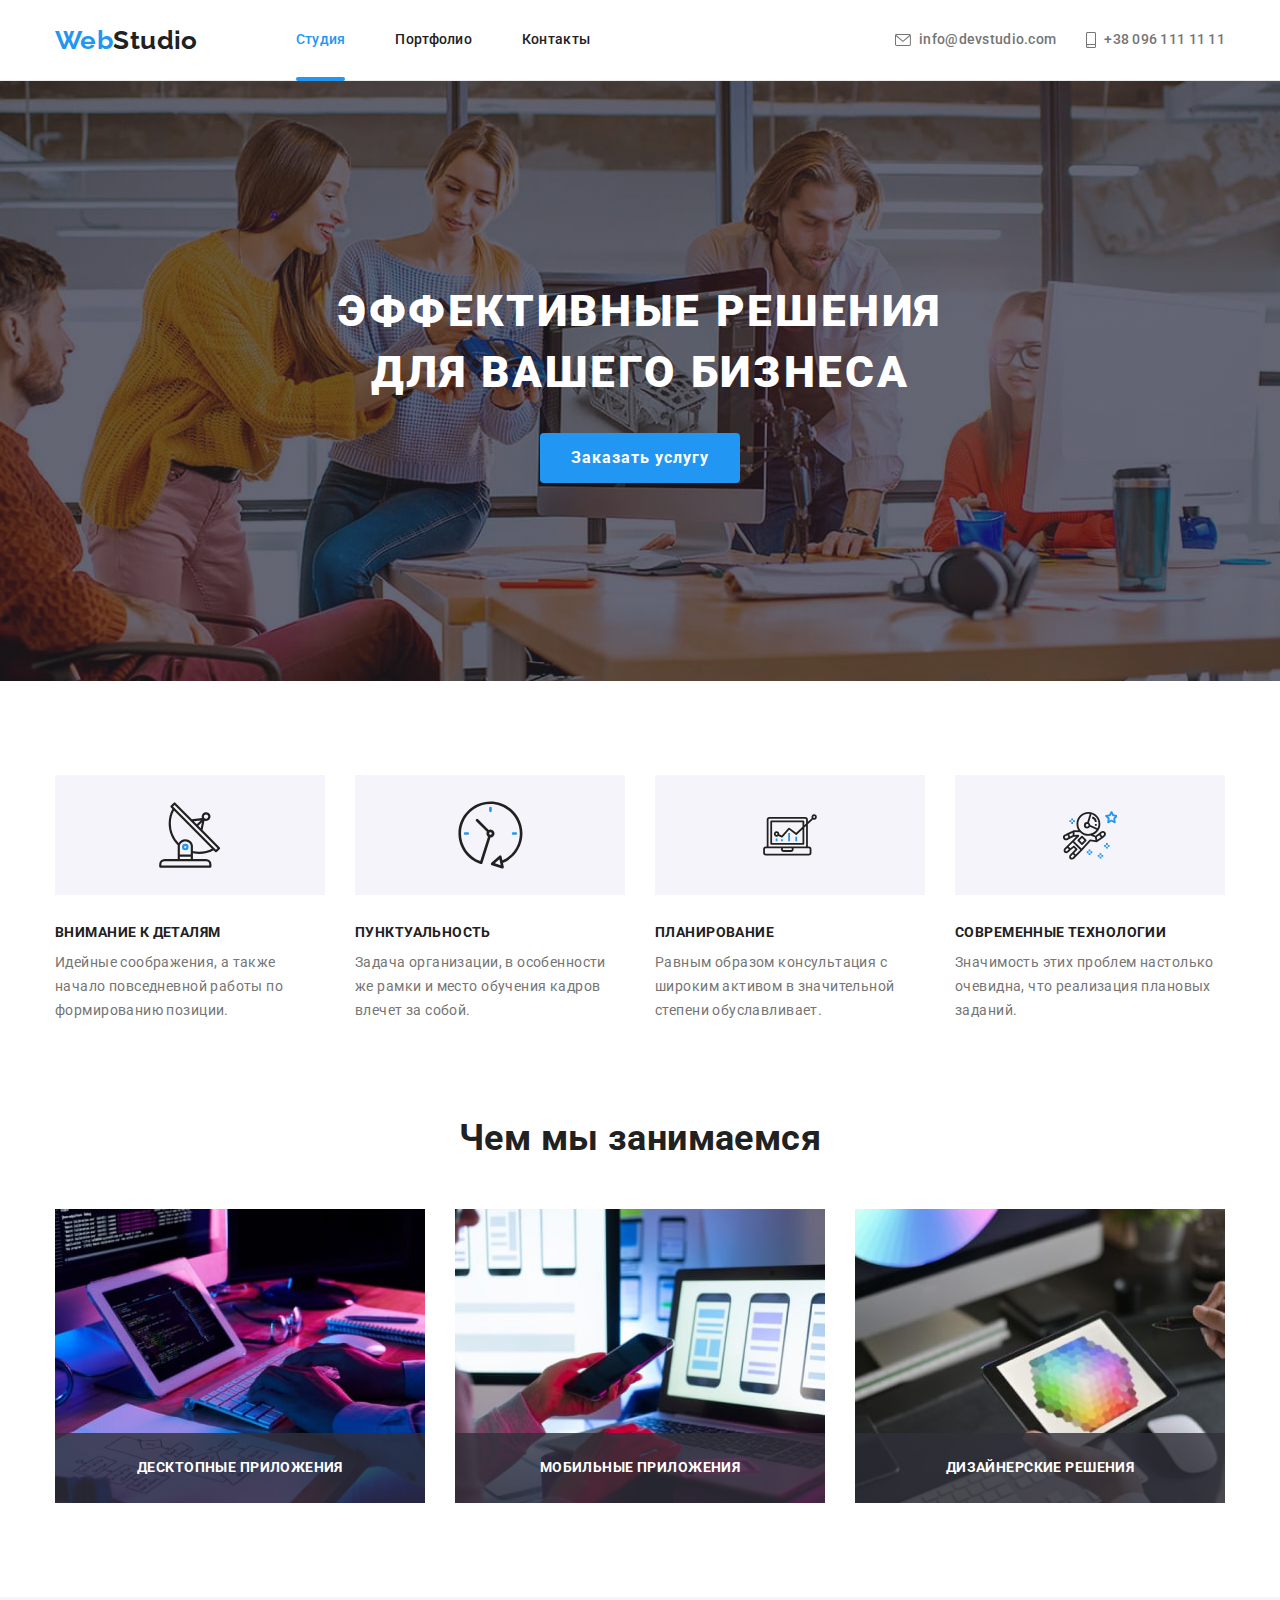
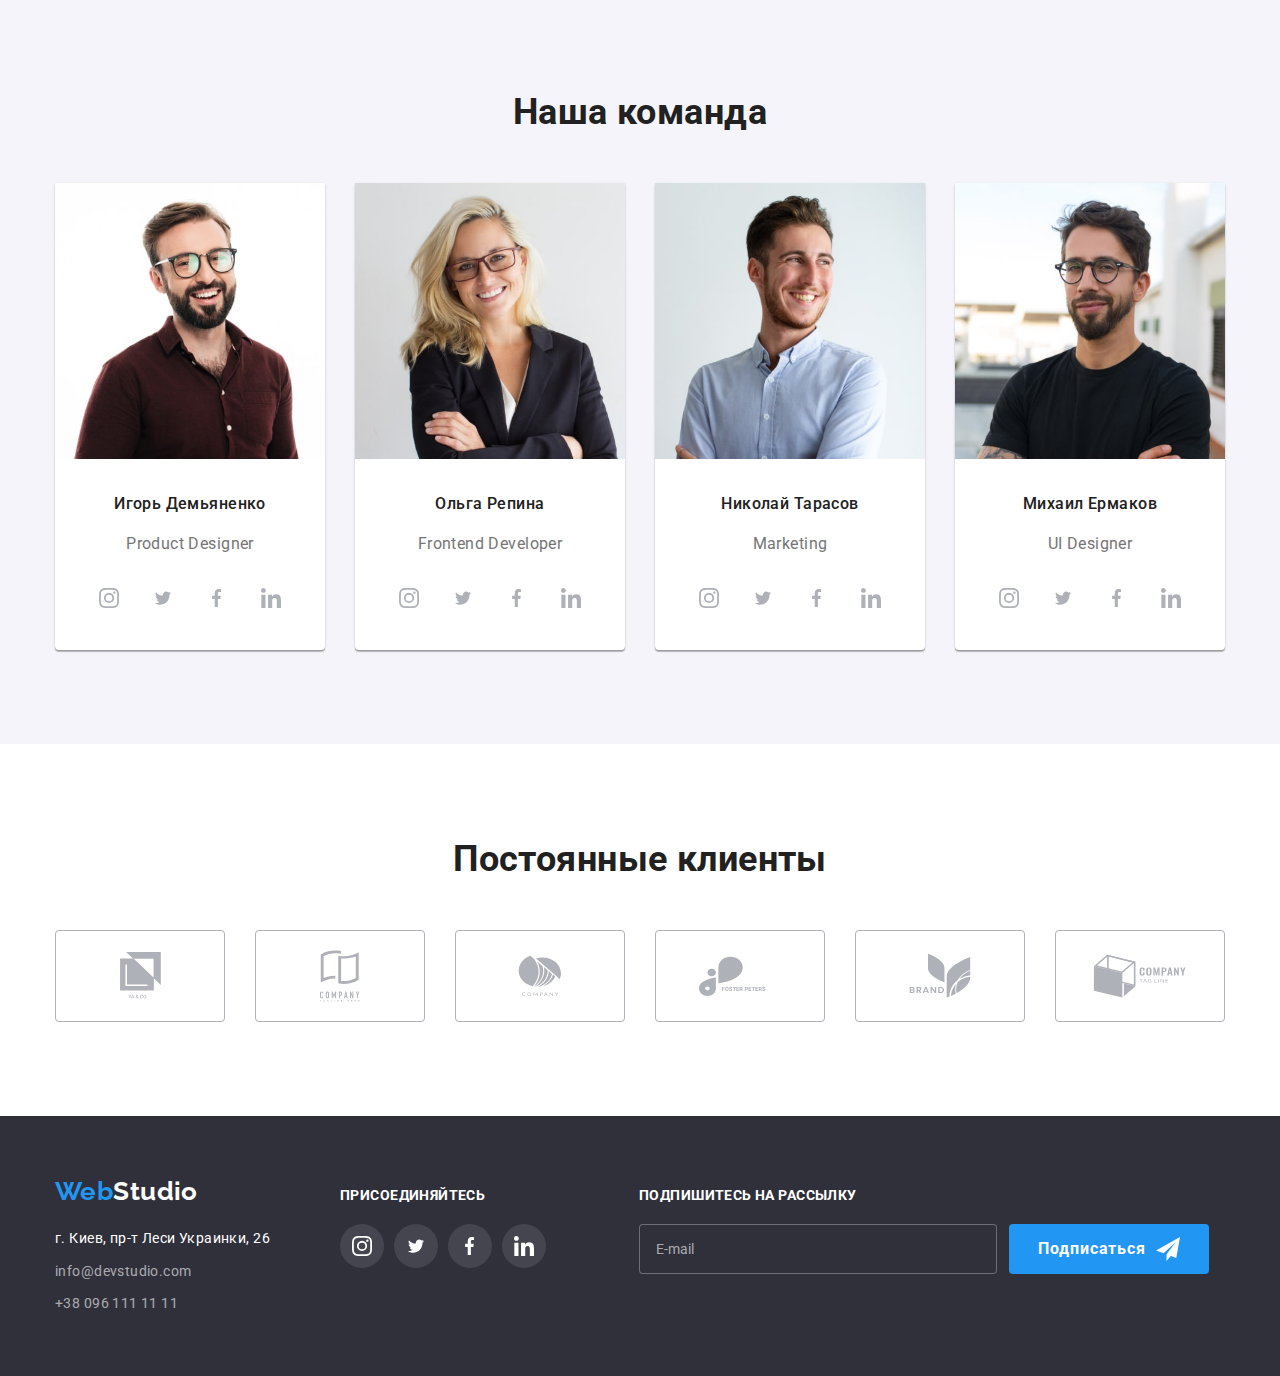
<file: index.html>
<!DOCTYPE html>
<html lang="ru">
<head>
    <meta charset="UTF-8">
    <meta http-equiv="X-UA-Compatible" content="IE=edge">
    <meta name="viewport" content="width=device-width, initial-scale=1.0">
    <title>Studio</title>
    <link rel="stylesheet" href="./css/main.min.css" />
</head>
<body>
    <!--Шапка сайта-->
    <header class="page-header">
        <div class="container">
            <nav class="page-header__nav">
                <a href="./index.html" class="logo logo__page-header">Web<span class="logo--page-header--color">Studio</span></a>
                <button class="nav__btn" aria-expanded="false" aria-controls="mobile-menu" data-menu-button>
                    <svg width="40" height="40">
                        <use class="nav__btn-close" href="./images/symbol-defs.svg#close_40px"></use>
                        <use class="nav__btn-menu" href="./images/symbol-defs.svg#menu_40px"></use>
                    </svg>
                </button>

                <div class="mobile-menu" id="mobile-menu" data-menu>
                    <ul class="site-nav">
                        <li class="site-nav__item"><a href="./index.html" class="site-nav__link current">Студия</a></li>
                        <li class="site-nav__item"><a href="./portfolio.html" class="site-nav__link">Портфолио</a></li>
                        <li class="site-nav__item"><a href="" class="site-nav__link">Контакты</a></li>
                    </ul>
                    <div class="mobaile-menu__block">
                        <ul class="adress-nav">
                            <li class="adress-nav__item adress-nav__mail">
                                <a href="mailto:info@devstudio.com" class="adress-nav__link" aria-label="envelope">
                                    <svg class="adress-nav__icon adress-nav__icon-mail">
                                        <use href="./images/symbol-defs.svg#envelope"></use>
                                    </svg> info@devstudio.com</a>
                            </li>
                            <li class="adress-nav__item adress-nav__tel">
                                <a href="tel:+380961111111" class="adress-nav__link adress-nav__link--large" aria-label="smartphone">
                                    <svg class="adress-nav__icon adress-nav__icon-tel">
                                        <use href="./images/symbol-defs.svg#smartphone"></use>
                                    </svg>+38 096 111 11 11</a>
                            </li>
                        </ul>
                        <ul class="mobile-menu__social">
                            <li class="mobile-menu__social-item">
                                <a href="./index.html" class="mobile-menu__social-link" target="_blank" rel="noopener noreferrer nofolow"
                                    aria-label="instagram">Instagram</a>
                            </li>
                            <li class="mobile-menu__social-item">
                                <a href="./index.html" class="mobile-menu__social-link" target="_blank" rel="noopener noreferrer nofolow"
                                    aria-label="twitter">Twitter</a>
                            </li>
                            <li class="mobile-menu__social-item">
                                <a href="./index.html" class="mobile-menu__social-link" target="_blank" rel="noopener noreferrer nofolow"
                                    aria-label="facebook">Facebook</a>
                            </li>
                            <li class="mobile-menu__social-item">
                                <a href="./index.html" class="mobile-menu__social-link" target="_blank" rel="noopener noreferrer nofolow"
                                    aria-label="linkedIn">LinkedIn</a>
                            </li>
                        </ul>
                    </div>
                </div>
            </nav>
        </div>
    </header>

    <main>
        <!--Герой-->
        <section class="hero">
            <div class="container">
                <h1 class="hero__title">Эффективные решения для вашего бизнеса</h1>
                <button type="button" class="hero__btn" data-modal-open>Заказать услугу</button>
            </div>
        </section>

        <!-- Modal -->
        <div class="backdrop backdrop is-hidden" data-modal>
            <div class="modal">
                <button data-modal-close class="modal__btn--close">
                    <svg class="modal__btn-icon" width="11" height="11">
                        <use href="./images/symbol-defs.svg#close"></use>
                    </svg>
                </button>
                <p class="modal__title">
                    Оставьте свои данные, мы вам перезвоним
                </p>
                <form class="modal-form">
                    <div class="modal-form__field">
                        <label for="name" class="modal-form__label">Имя</label>
                        <input type="text" name="name" id="name" class="modal-form__input" />
                        <svg class="modal-form__icon" width="18" height="18">
                            <use href="./images/symbol-defs.svg#person-black-18dp-1"></use>
                        </svg>
                    </div>
                    <div class="modal-form__field">
                        <label for="tel" class="modal-form__label">Телефон</label>
                        <input type="tel" name="tel" id="tel" class="modal-form__input" />
                        <svg class="modal-form__icon" width="18" height="18">
                            <use href="./images/symbol-defs.svg#phone-black-18dp-1"></use>
                        </svg>
                    </div>
                    <div class="modal-form__field">
                        <label for="mail" class="modal-form__label">Почта</label>
                        <input type="email" name="mail" id="mail" class="modal-form__input" />
                        <svg class="modal-form__icon" width="18" height="18">
                            <use href="./images/symbol-defs.svg#email-black-18dp-1"></use>
                        </svg>
                    </div>
                    <div class="modal-form__field">
                        <label for="comment" class="modal-form__label">Комментарий</label>
                        <textarea name="comment" id="comment" class="modal-form__comment" placeholder="Введите текст"
                            rows="10"></textarea>
                    </div>
                
                    <label class="modal-form__checkbox-field">
                        <input type="checkbox" name="policy" class="modal-form__checkbox-input" />
                        <div class="modal-form__checkbox">
                            <svg class="modal-form__checkbox-icon" width="16" height="15">
                                <use href="./images/symbol-defs.svg#chek"></use>
                            </svg>
                        </div>
                        <span class="modal-form__checkbox-label">Соглашаюсь с рассылкой и принимаю</span>
                        <a href="./index.html" class="modal-form__contract-link" target="_blank" rel="noopener noreferrer nofolow"
                            aria-label="conditions of the contract">Условия договора
                        </a>
                    </label>
                    <button type="submit" class="modal-form__btn">
                        Отправить
                    </button>
                </form>
                <!-- <form class="modal-form">
                    <span class="modal-form__label">Имя</span>
                    <label class="modal-form__field">
                        <input type="text" name="name" placeholder=" " class="modal-form__input" />
                        <svg class="modal-form__icon" width="18" height="18">
                            <use href="./images/symbol-defs.svg#person-black-18dp-1"></use>
                        </svg>
                    </label>
                    <span class="modal-form__label">Телефон</span>
                    <label class="modal-form__field">
                        <input type="tel" name="tel" placeholder=" " class="modal-form__input" />
                        <svg class="modal-form__icon" width="18" height="18">
                            <use href="./images/symbol-defs.svg#phone-black-18dp-1"></use>
                        </svg>
                    </label>
                    <span class="modal-form__label">Почта</span>
                    <label class="modal-form__field">
                        <input type="email" name="mail" placeholder=" " class="modal-form__input" />
                        <svg class="modal-form__icon" width="18" height="18">
                            <use href="./images/symbol-defs.svg#email-black-18dp-1"></use>
                        </svg>
                    </label>
                    <span class="modal-form__label">Комментарий</span>
                    <label class="modal-form__field">
                        <textarea class="modal-form__comment modal-form__input" name="comment" rows="10"
                            placeholder="Введите текст"></textarea>
                    </label>
                    <label class="modal-form__checkbox-field">
                        <input type="checkbox" name="policy" class="modal-form__checkbox-input" />
                        <svg class="modal-form__checkbox-icon" width="16" height="15">
                            <use href="./images/symbol-defs.svg#chek"></use>
                        </svg>
                        <span class="modal-form__checkbox-label">Соглашаюсь с рассылкой и принимаю</span>
                        <a href="./index.html" class="modal-form__contract-link" target="_blank"
                            rel="noopener noreferrer nofolow" aria-label="conditions of the contract">Условия договора
                        </a>
                    </label>
                    <button type="submit" class="modal-form__btn">
                        Отправить
                    </button>
                </form> -->
            </div>
        </div>

        <!--Преимущества-->
        <section class="section">
            <div class="container">
                <h2 class="visually-hidden">Преимущества</h2>
                
                <ul class="features">
                    <li class="features__item">
                        <div class="features__box">
                            <svg width="65.32" height="70">
                                <use href="./images/symbol-defs.svg#antenna-1"></use>
                            </svg>
                        </div>
                        <h3 class="features__title">Внимание к деталям</h3>
                        <p class="features__text">Идейные соображения, а также начало повседневной работы по формированию позиции.</p>
                    </li>
                    <li class="features__item">
                        <div class="features__box">
                            <svg width="66.96" height="70">
                                <use href="./images/symbol-defs.svg#clock-1"></use>
                            </svg>
                        </div>
                        <h3 class="features__title">Пунктуальность</h3>
                        <p class="features__text">Задача организации, в особенности же рамки и место обучения кадров влечет за собой.</p>
                    </li>
                    <li class="features__item">
                        <div class="features__box">
                            <svg width="70" height="53.69">
                                <use href="./images/symbol-defs.svg#diagram-1"></use>
                            </svg>
                        </div>
                        <h3 class="features__title">Планирование</h3>
                        <p class="features__text">Равным образом консультация с широким активом в значительной степени обуславливает.</p>
                    </li>
                    <li class="features__item">
                        <div class="features__box">
                            <svg width="54.83" height="60.66">
                                <use href="./images/symbol-defs.svg#astronaut-1"></use>
                            </svg>
                        </div>
                        <h3 class="features__title">Современные технологии</h3>
                        <p class="features__text">Значимость этих проблем настолько очевидна, что реализация плановых заданий.</p>
                    </li>
                </ul>
            </div>
        </section>

        <!--Примеры работ-->
        <section class="section section-services">
            <div class="container">
                <h2 class="section__title">Чем мы занимаемся</h2>
                <ul class="services">
                    <li class="services__item">
                        <!-- Дексриптор x -->
                        <img 
                          srcset="
                            ./images/img1@1x-min.jpg 1x,
                            ./images/img1@2x-min.jpg 2x,
                            ./images/img1@3x-min.jpg 3x
                          "
                          src="./images/img1@1x-min.jpg"
                          alt="someone is coding"
                          width="370"
                        />
                        <div class="services__thumb">
                            <p class="services__description">Десктопные приложения</p>
                        </div>
                    </li>
                    <li class="services__item">
                        <img 
                          srcset="
                            ./images/img2@1x-min.jpg 1x,
                            ./images/img2@2x-min.jpg 2x,
                            ./images/img2@3x-min.jpg 3x
                          "
                          src="./images/img2@1x-min.jpg"
                          alt="someone is coding with phone"
                          width="370"
                        />
                        <div class="services__thumb">
                            <p class="services__description">Мобильные приложения</p>
                        </div>
                    </li>
                    <li class="services__item">
                        <img 
                          srcset="
                            ./images/img3@1x-min.jpg 1x,
                            ./images/img3@2x-min.jpg 2x,
                            ./images/img3@3x-min.jpg 3x
                          "
                          src="./images/img3@1x-min.jpg"
                          alt="someone is coding with tablet"
                          width="370"
                        />
                        <div class="services__thumb">
                            <p class="services__description">Дизайнерские решения</p>
                        </div>
                    </li>
                </ul>
            </div>
        </section>

        <!--Сотрудники-->
        <section class="section section-workers">
            <div class="container">
                <h2 class="section__title">Наша команда</h2>
                
                <ul class="workers">
                    <li class="workers__item">
                        <img
                          srcset="
                            ./images/img4-450-min.jpg   450w,
                            ./images/img4-900-min.jpg   900w,
                            ./images/img4-1350-min.jpg  1350w
                            "
                            src="./images/img4-450-min.jpg" alt="Product Designer"
                            sizes="(min-width: 1200px) 25vw, (min-width: 768px) 50vw, 100vw" 
                        />
                        <div class="workers-card">
                            <h3 class="workers-card__title">Игорь Демьяненко</h3>
                            <p class="workers-card__text">Product Designer</p>
                            <ul class="workers-social">
                                <li class="workers-social__item">
                                    <a href="./index.html" class="workers-social__link" target="_blank" rel="noopener noreferrer nofolow" aria-label="instagram">
                                        <svg class="workers-social__icon" width="20" height="20">
                                            <use href="./images/symbol-defs.svg#instagram-2"></use>
                                        </svg>
                                    </a>
                                </li>
                                <li class="workers-social__item">
                                    <a href="./index.html" class="workers-social__link" target="_blank" rel="noopener noreferrer nofolow" aria-label="twitter">
                                        <svg class="workers-social__icon" width="20" height="16.25">
                                            <use href="./images/symbol-defs.svg#twitter-1"></use>
                                        </svg>
                                    </a>
                                </li>
                                <li class="workers-social__item">
                                    <a href="./index.html" class="workers-social__link" target="_blank" rel="noopener noreferrer nofolow" aria-label="facebook">
                                        <svg class="workers-social__icon" width="10" height="20">
                                            <use href="./images/symbol-defs.svg#facebook-1"></use>
                                        </svg>
                                    </a>
                                </li>
                                <li class="workers-social__item">
                                    <a href="./index.html" class="workers-social__link" target="_blank" rel="noopener noreferrer nofolow" aria-label="linkedin">
                                        <svg class="workers-social__icon" width="20" height="20">
                                            <use href="./images/symbol-defs.svg#linkedin-1"></use>
                                        </svg>
                                    </a>
                                </li>
                            </ul>
                        </div>
                    </li>
                    <li class="workers__item">
                        <img
                          srcset="
                            ./images/img5-450-min.jpg   450w,
                            ./images/img5-900-min.jpg   900w,
                            ./images/img5-1350-min.jpg  1350w
                            "
                            src="./images/img5-450-min.jpg" alt="Frontend Developer"
                            sizes="(min-width: 1200px) 25vw, (min-width: 768px) 50vw, 100vw" 
                        />
                        <div class="workers-card">
                            <h3 class="workers-card__title">Ольга Репина</h3>
                            <p class="workers-card__text"> Frontend Developer</p>
                            <ul class="workers-social">
                                <li class="workers-social__item">
                                    <a href="./index.html" class="workers-social__link" target="_blank" rel="noopener noreferrer nofolow" aria-label="instagram">
                                        <svg class="workers-social__icon" width="20" height="20">
                                            <use href="./images/symbol-defs.svg#instagram-2"></use>
                                        </svg>
                                    </a>
                                </li>
                                <li class="workers-social__item">
                                    <a href="./index.html" class="workers-social__link" target="_blank" rel="noopener noreferrer nofolow" aria-label="twitter">
                                        <svg class="workers-social__icon" width="20" height="16.25">
                                            <use href="./images/symbol-defs.svg#twitter-1"></use>
                                        </svg>
                                    </a>
                                </li>
                                <li class="workers-social__item">
                                    <a href="./index.html" class="workers-social__link" target="_blank" rel="noopener noreferrer nofolow" aria-label="facebook">
                                        <svg class="workers-social__icon" width="10" height="20">
                                            <use href="./images/symbol-defs.svg#facebook-1"></use>
                                        </svg>
                                    </a>
                                </li>
                                <li class="workers-social__item">
                                    <a href="./index.html" class="workers-social__link" target="_blank" rel="noopener noreferrer nofolow" aria-label="linkedin">
                                        <svg class="workers-social__icon" width="20" height="20">
                                            <use href="./images/symbol-defs.svg#linkedin-1"></use>
                                        </svg>
                                    </a>
                                </li>
                            </ul>
                        </div>
                    </li>
                    <li class="workers__item">
                        <img
                          srcset="
                            ./images/img6-450-min.jpg   450w,
                            ./images/img6-900-min.jpg   900w,
                            ./images/img6-1350-min.jpg  1350w
                            "
                            src="./images/img6-450-min.jpg" alt="Marketing"
                            sizes="(min-width: 1200px) 25vw, (min-width: 768px) 50vw, 100vw" 
                        />
                        <div class="workers-card">
                            <h3 class="workers-card__title">Николай Тарасов</h3>
                            <p class="workers-card__text">Marketing</p>
                            <ul class="workers-social">
                                <li class="workers-social__item">
                                    <a href="./index.html" class="workers-social__link" target="_blank" rel="noopener noreferrer nofolow" aria-label="instagram">
                                        <svg class="workers-social__icon" width="20" height="20">
                                            <use href="./images/symbol-defs.svg#instagram-2"></use>
                                        </svg>
                                    </a>
                                </li>
                                <li class="workers-social__item">
                                    <a href="./index.html" class="workers-social__link" target="_blank" rel="noopener noreferrer nofolow" aria-label="twitter">
                                        <svg class="workers-social__icon" width="20" height="16.25">
                                            <use href="./images/symbol-defs.svg#twitter-1"></use>
                                        </svg>
                                    </a>
                                </li>
                                <li class="workers-social__item">
                                    <a href="./index.html" class="workers-social__link" target="_blank" rel="noopener noreferrer nofolow" aria-label="facebook">
                                        <svg class="workers-social__icon" width="10" height="20">
                                            <use href="./images/symbol-defs.svg#facebook-1"></use>
                                        </svg>
                                    </a>
                                </li>
                                <li class="workers-social__item">
                                    <a href="./index.html" class="workers-social__link" target="_blank" rel="noopener noreferrer nofolow" aria-label="linkedin">
                                        <svg class="workers-social__icon" width="20" height="20">
                                            <use href="./images/symbol-defs.svg#linkedin-1"></use>
                                        </svg>
                                    </a>
                                </li>
                            </ul>
                        </div>
                    </li>
                    <li class="workers__item">
                        <img
                          srcset="
                            ./images/img7-450-min.jpg   450w,
                            ./images/img7-900-min.jpg   900w,
                            ./images/img7-1350-min.jpg  1350w
                            "
                            src="./images/img7-450-min.jpg" alt="Marketing"
                            sizes="(min-width: 1200px) 25vw, (min-width: 768px) 50vw, 100vw" 
                        />
                        <div class="workers-card">
                            <h3 class="workers-card__title">Михаил Ермаков</h3>
                            <p class="workers-card__text">UI Designer</p>
                            <ul class="workers-social">
                                <li class="workers-social__item">
                                    <a href="./index.html" class="workers-social__link" target="_blank" rel="noopener noreferrer nofolow" aria-label="instagram">
                                        <svg class="workers-social__icon" width="20" height="20">
                                            <use href="./images/symbol-defs.svg#instagram-2"></use>
                                        </svg>
                                    </a>
                                </li>
                                <li class="workers-social__item">
                                    <a href="./index.html" class="workers-social__link" target="_blank" rel="noopener noreferrer nofolow" aria-label="twitter">
                                        <svg class="workers-social__icon" width="20" height="16.25">
                                            <use href="./images/symbol-defs.svg#twitter-1"></use>
                                        </svg>
                                    </a>
                                </li>
                                <li class="workers-social__item">
                                    <a href="./index.html" class="workers-social__link" target="_blank" rel="noopener noreferrer nofolow" aria-label="facebook">
                                        <svg class="workers-social__icon" width="10" height="20">
                                            <use href="./images/symbol-defs.svg#facebook-1"></use>
                                        </svg>
                                    </a>
                                </li>
                                <li class="workers-social__item">
                                    <a href="./index.html" class="workers-social__link" target="_blank" rel="noopener noreferrer nofolow" aria-label="linkedin">
                                        <svg class="workers-social__icon" width="20" height="20">
                                            <use href="./images/symbol-defs.svg#linkedin-1"></use>
                                        </svg>
                                    </a>
                                </li>
                            </ul>
                        </div>
                    </li>
                </ul>
            </div>
        </section>

        <!-- Постоянные клиенты -->
        <section class="section">
            <div class="container">
                <h2 class="section__title">Постоянные клиенты</h2>

                <ul class="customers">
                    <li class="customers__item">
                        <a href="./index.html" class="customers__link" target="_blank" rel="noopener noreferrer nofolow" aria-label="client-1">
                                <svg class="customers__icon" width="41" height="46.7">
                                    <use href="./images/symbol-defs.svg#client-1"></use>
                                </svg>
                        </a>
                    </li>
                    <li class="customers__item">
                        <a href="./index.html" class="customers__link" target="_blank" rel="noopener noreferrer nofolow" aria-label="client-2">
                            <svg class="customers__icon" width="40" height="52">
                                <use href="./images/symbol-defs.svg#client-2"></use>
                            </svg>
                        </a>
                    </li>
                    <li class="customers__item">
                        <a href="./index.html" class="customers__link" target="_blank" rel="noopener noreferrer nofolow" aria-label="client-3">
                            <svg class="customers__icon" width="43.46" height="41.18">
                                <use href="./images/symbol-defs.svg#client-3"></use>
                            </svg>
                        </a>
                    </li>
                    <li class="customers__item">
                        <a href="./index.html" class="customers__link" target="_blank" rel="noopener noreferrer nofolow" aria-label="client-4">
                            <svg class="customers__icon" width="84.44" height="40.62">
                                <use href="./images/symbol-defs.svg#client-4"></use>
                            </svg>
                        </a>
                    </li>
                    <li class="customers__item">
                        <a href="./index.html" class="customers__link" target="_blank" rel="noopener noreferrer nofolow" aria-label="client-5">
                            <svg class="customers__icon" width="62.54" height="45.43">
                                <use href="./images/symbol-defs.svg#client-5"></use>
                            </svg>
                        </a>
                    </li>
                    <li class="customers__item">
                        <a href="./index.html" class="customers__link" target="_blank" rel="noopener noreferrer nofolow" aria-label="client-6">
                            <svg class="customers__icon" width="93.79" height="43.93">
                                <use href="./images/symbol-defs.svg#client-6"></use>
                            </svg>
                        </a>
                    </li>
                </ul>
            </div>
        </section>
    </main>

    <!-- Футер -->
    <footer class="page-footer">
        <div class="container page-footer__container">
            <div class="page-footer__adress">
                <a href="./index.html" class="logo logo__page-footer">Web<span class="logo__page-footer--color">Studio</span></a>
                <address>
                    <ul class="footer-adress">
                        <li class="footer-adress__item">
                            <p class="footer-adress__text">г. Киев, пр-т Леси Украинки, 26</p>
                        </li>
                        <li class="footer-adress__item">
                            <a href="mailto:info@devstudio.com" class="footer-adress__link">info@devstudio.com</a>
                        </li>
                        <li class="footer-adress__item">
                            <a href="tel:+380961111111" class="footer-adress__link">+38 096 111 11 11</a>
                        </li>
                    </ul>
                </address>
            </div>
            <div class="page-footer__social">
                <p class="page-footer__social--text">присоединяйтесь</p>
                <ul class="footer-social">
                    <li class="footer-social__item">
                        <a href="./index.html" class="footer-social__link" target="_blank" rel="noopener noreferrer nofolow"
                            aria-label="instagram">
                            <svg class="footer-social__icon" width="20" height="20">
                                <use href="./images/symbol-defs.svg#instagram-2"></use>
                            </svg>
                        </a>
                    </li>
                    <li class="footer-social__item">
                        <a href="./index.html" class="footer-social__link" target="_blank" rel="noopener noreferrer nofolow"
                            aria-label="twitter">
                            <svg class="footer-social__icon" width="20" height="16.25">
                                <use href="./images/symbol-defs.svg#twitter-1"></use>
                            </svg>
                        </a>
                    </li>
                    <li class="footer-social__item">
                        <a href="./index.html" class="footer-social__link" target="_blank" rel="noopener noreferrer nofolow"
                            aria-label="facebook">
                            <svg class="footer-social__icon" width="10" height="20">
                                <use href="./images/symbol-defs.svg#facebook-1"></use>
                            </svg>
                        </a>
                    </li>
                    <li class="footer-social__item">
                        <a href="./index.html" class="footer-social__link" target="_blank" rel="noopener noreferrer nofolow"
                            aria-label="linkedin">
                            <svg class="footer-social__icon" width="20" height="20">
                                <use href="./images/symbol-defs.svg#linkedin-1"></use>
                            </svg>
                        </a>
                    </li>
                </ul>
            </div>
            <div class="page-footer__form">
                <p class="page-footer__form--text">Подпишитесь на рассылку</p>
                <form class="footer-form">
                    <div class="footer-form__field">
                        <label for="footer-mail" class="footer-form__label"></label>
                        <input 
                          class="footer-form__input" 
                          type="email" 
                          name="footer-mail" 
                          id="footer-mail" 
                          placeholder="E-mail" />
                    </div>
                    <button type="submit" class="footer-form__btn">Подписаться
                        <svg class="footer-form__icon" width="24" height="24">
                            <use href="./images/symbol-defs.svg#icon-send"></use>
                        </svg>
                    </button>
                </form>
            </div>
        </div>
    </footer>
    <script src="./js/mobile-menu.js"></script>
    <script src="./js/modal.js"></script>
</body>
</html>
</file>
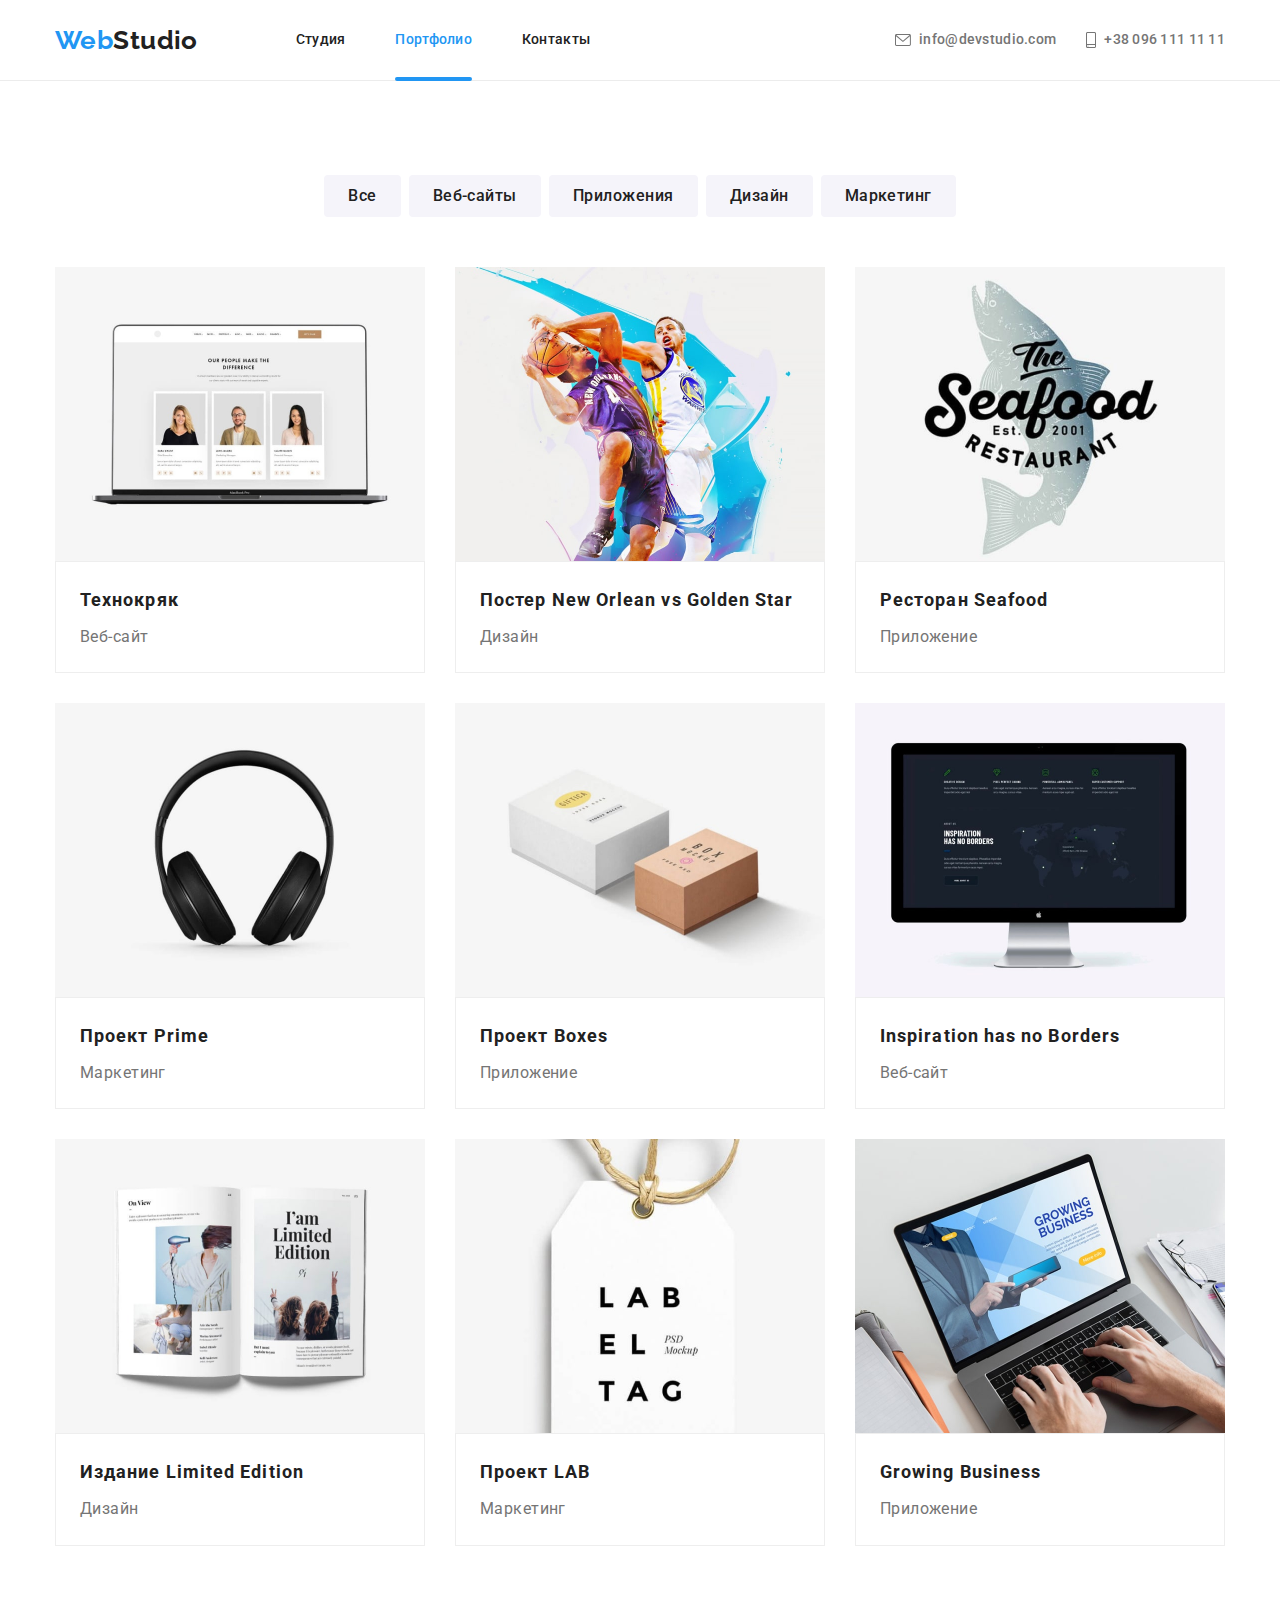
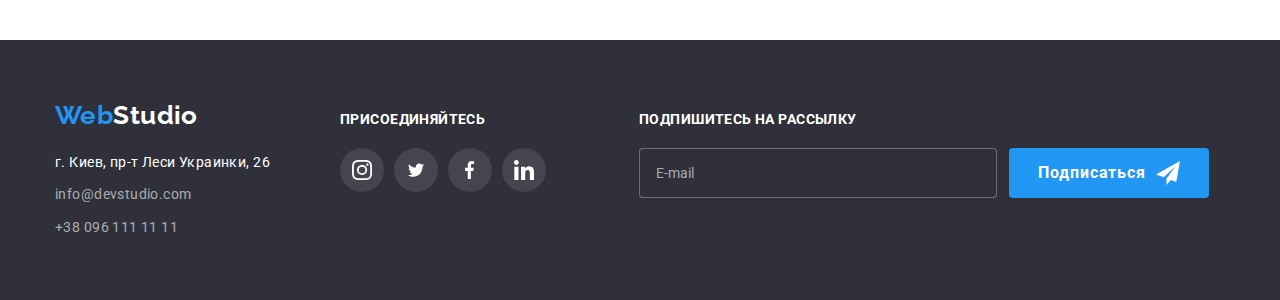
<file: portfolio.html>
<!DOCTYPE html>
<html lang="ru">

<head>
    <meta charset="UTF-8">
    <meta http-equiv="X-UA-Compatible" content="IE=edge">
    <meta name="viewport" content="width=device-width, initial-scale=1.0">
    <title>Portfolio</title>
    <link rel="stylesheet" href="./css/portfolio.min.css" />
</head>

<body>
    <!--Шапка сайта-->
    <header class="page-header">
        <div class="container">
            <nav class="page-header__nav">
                <a href="./index.html" class="logo logo__page-header">Web<span
                        class="logo--page-header--color">Studio</span></a>
                <button class="nav__btn" aria-expanded="false" aria-controls="mobile-menu" data-menu-button>
                    <svg width="40" height="40">
                        <use class="nav__btn-close" href="./images/symbol-defs.svg#close_40px"></use>
                        <use class="nav__btn-menu" href="./images/symbol-defs.svg#menu_40px"></use>
                    </svg>
                </button>
    
                <div class="mobile-menu" id="mobile-menu" data-menu>
                    <ul class="site-nav">
                        <li class="site-nav__item"><a href="./index.html" class="site-nav__link">Студия</a></li>
                        <li class="site-nav__item"><a href="./portfolio.html" class="site-nav__link current">Портфолио</a></li>
                        <li class="site-nav__item"><a href="" class="site-nav__link">Контакты</a></li>
                    </ul>
                    <div class="mobaile-menu__block">
                        <ul class="adress-nav">
                            <li class="adress-nav__item adress-nav__mail">
                                <a href="mailto:info@devstudio.com" class="adress-nav__link" aria-label="envelope">
                                    <svg class="adress-nav__icon adress-nav__icon-mail">
                                        <use href="./images/symbol-defs.svg#envelope"></use>
                                    </svg> info@devstudio.com</a>
                            </li>
                            <li class="adress-nav__item adress-nav__tel">
                                <a href="tel:+380961111111" class="adress-nav__link adress-nav__link--large"
                                    aria-label="smartphone">
                                    <svg class="adress-nav__icon adress-nav__icon-tel">
                                        <use href="./images/symbol-defs.svg#smartphone"></use>
                                    </svg>+38 096 111 11 11</a>
                            </li>
                        </ul>
                        <ul class="mobile-menu__social">
                            <li class="mobile-menu__social-item">
                                <a href="./index.html" class="mobile-menu__social-link" target="_blank"
                                    rel="noopener noreferrer nofolow" aria-label="instagram">Instagram</a>
                            </li>
                            <li class="mobile-menu__social-item">
                                <a href="./index.html" class="mobile-menu__social-link" target="_blank"
                                    rel="noopener noreferrer nofolow" aria-label="twitter">Twitter</a>
                            </li>
                            <li class="mobile-menu__social-item">
                                <a href="./index.html" class="mobile-menu__social-link" target="_blank"
                                    rel="noopener noreferrer nofolow" aria-label="facebook">Facebook</a>
                            </li>
                            <li class="mobile-menu__social-item">
                                <a href="./index.html" class="mobile-menu__social-link" target="_blank"
                                    rel="noopener noreferrer nofolow" aria-label="linkedIn">LinkedIn</a>
                            </li>
                        </ul>
                    </div>
                </div>
            </nav>
        </div>
    </header>

    <!-- Портфолио -->
    <main>
        <section class="section">
            <div class="container">
                <h1 class="visually-hidden">Примеры наших проектов</h1>
                
                <nav>
                    <ul class="filter-nav">
                        <li class="filter-nav__item">
                            <button type="button" class="filter-nav__btn">Все</button>
                        </li>
                        <li class="filter-nav__item">
                            <button type="button" class="filter-nav__btn">Веб-сайты</button>
                        </li>
                        <li class="filter-nav__item">
                            <button type="button" class="filter-nav__btn">Приложения</button>
                        </li>
                        <li class="filter-nav__item">
                            <button type="button" class="filter-nav__btn">Дизайн</button>
                        </li>
                        <li class="filter-nav__item">
                            <button type="button" class="filter-nav__btn">Маркетинг</button>
                        </li>
                    </ul>
                </nav>
                
                <ul class="examples">
                    <li class="examples__item">
                        <a href="" class="examples-card__link">
                            <div class="examples-card">
                                <picture>
                                    <source
                                      srcset="
                                        ./images/img-portfolio1-370-min.jpg   370w,
                                        ./images/img-portfolio1-740-min.jpg   740w,
                                        ./images/img-portfolio1-1110-min.jpg  1110w
                                      "
                                      media="(min-width: 1200px)"
                                      sizes="(min-width: 1200px) 33vw"
                                    />
                                    <source
                                      srcset="
                                        ./images/img-portfolio1-354-min.jpg   354w,
                                        ./images/img-portfolio1-708-min.jpg   708w,
                                        ./images/img-portfolio1-1062-min.jpg  1062w
                                      "
                                      media="(min-width: 768px)"
                                      sizes="(min-width: 768px) 50vw"
                                    />
                                    <source
                                      srcset="
                                        ./images/img-portfolio1-450-min.jpg   450w,
                                        ./images/img-portfolio1-900-min.jpg   900w,
                                        ./images/img-portfolio1-1350-min.jpg  1350w
                                      "
                                      media="(max-width: 767px)"
                                      sizes="100vw"
                                    />
                                    <img 
                                    src="./images/img-portfolio1-354-min.jpg" 
                                    alt="Технокряк"
                                    >
                                </picture>
                                <div class="examples-card__overlay">
                                    <p class="examples-card__description">
                                        Ресурс предлагает комплексные предложения с разным уровнем функционала и сервисов. Все это позволит посетителю
                                        получить исчерпывающие сведения <br> о компании или частном лице.
                                    </p>
                                </div>
                            </div>
                            <div class="examples-card__wrapper">
                                <h2 class="examples-card__wrapper-title">Технокряк</h2>
                                <p class="examples-card__wrapper-text">Веб-сайт</p>
                            </div>
                        </a>
                    </li>
                    <li class="examples__item">
                        <a href="" class="examples-card__link">
                            <div class="examples-card">
                                <picture>
                                    <source
                                      srcset="
                                        ./images/img-portfolio2-370-min.jpg   370w,
                                        ./images/img-portfolio2-740-min.jpg   740w,
                                        ./images/img-portfolio2-1110-min.jpg  1110w
                                      "
                                      media="(min-width: 1200px)"
                                      sizes="(min-width: 1200px) 33vw"
                                    />
                                    <source
                                      srcset="
                                        ./images/img-portfolio2-354-min.jpg   354w,
                                        ./images/img-portfolio2-708-min.jpg   708w,
                                        ./images/img-portfolio2-1062-min.jpg  1062w
                                      "
                                      media="(min-width: 768px)"
                                      sizes="(min-width: 768px) 50vw"
                                    />
                                    <source
                                      srcset="
                                        ./images/img-portfolio2-450-min.jpg   450w,
                                        ./images/img-portfolio2-900-min.jpg   900w,
                                        ./images/img-portfolio2-1350-min.jpg  1350w
                                      "
                                      media="(max-width: 767px)"
                                      sizes="100vw"
                                    />
                                    <img 
                                    src="./images/img-portfolio2-354-min.jpg" 
                                    alt="Постер New Orlean vs Golden Star"
                                    >
                                </picture>
                                <div class="examples-card__overlay">
                                    <p class="examples-card__description">
                                        Ресурс предлагает комплексные предложения с разным уровнем функционала и сервисов. Все это позволит посетителю
                                        получить исчерпывающие сведения <br> о компании или частном лице.
                                    </p>
                                </div>
                            </div>
                            <div class="examples-card__wrapper">
                                <h2 class="examples-card__wrapper-title">Постер New Orlean vs Golden Star</h2>
                                <p class="examples-card__wrapper-text">Дизайн</p>
                            </div>
                        </a>
                    </li>
                    <li class="examples__item">
                        <a href="" class="examples-card__link">
                            <div class="examples-card">
                                <picture>
                                    <source
                                      srcset="
                                        ./images/img-portfolio3-370-min.jpg   370w,
                                        ./images/img-portfolio3-740-min.jpg   740w,
                                        ./images/img-portfolio3-1110-min.jpg  1110w
                                      "
                                      media="(min-width: 1200px)"
                                      sizes="(min-width: 1200px) 33vw"
                                    />
                                    <source
                                      srcset="
                                        ./images/img-portfolio3-354-min.jpg   354w,
                                        ./images/img-portfolio3-708-min.jpg   708w,
                                        ./images/img-portfolio3-1062-min.jpg  1062w
                                      "
                                      media="(min-width: 768px)"
                                      sizes="(min-width: 768px) 50vw"
                                    />
                                    <source
                                      srcset="
                                        ./images/img-portfolio3-450-min.jpg   450w,
                                        ./images/img-portfolio3-900-min.jpg   900w,
                                        ./images/img-portfolio3-1350-min.jpg  1350w
                                      "
                                      media="(max-width: 767px)"
                                      sizes="100vw"
                                    />
                                    <img 
                                    src="./images/img-portfolio3-354-min.jpg" 
                                    alt="Ресторан Seafood"
                                    >
                                </picture>
                                <div class="examples-card__overlay">
                                    <p class="examples-card__description">
                                        Ресурс предлагает комплексные предложения с разным уровнем функционала и сервисов. Все это позволит посетителю
                                        получить исчерпывающие сведения <br> о компании или частном лице.
                                    </p>
                                </div>
                            </div>
                            <div class="examples-card__wrapper">
                                <h2 class="examples-card__wrapper-title">Ресторан Seafood</h2>
                                <p class="examples-card__wrapper-text">Приложение</p>
                            </div>
                        </a>
                    </li>
                    <li class="examples__item">
                        <a href="" class="examples-card__link">
                            <div class="examples-card">
                                <picture>
                                    <source
                                      srcset="
                                        ./images/img-portfolio4-370-min.jpg   370w,
                                        ./images/img-portfolio4-740-min.jpg   740w,
                                        ./images/img-portfolio4-1110-min.jpg  1110w
                                      "
                                      media="(min-width: 1200px)"
                                      sizes="(min-width: 1200px) 33vw"
                                    />
                                    <source
                                      srcset="
                                        ./images/img-portfolio4-354-min.jpg   354w,
                                        ./images/img-portfolio4-708-min.jpg   708w,
                                        ./images/img-portfolio4-1062-min.jpg  1062w
                                      "
                                      media="(min-width: 768px)"
                                      sizes="(min-width: 768px) 50vw"
                                    />
                                    <source
                                      srcset="
                                        ./images/img-portfolio4-450-min.jpg   450w,
                                        ./images/img-portfolio4-900-min.jpg   900w,
                                        ./images/img-portfolio4-1350-min.jpg  1350w
                                      "
                                      media="(max-width: 767px)"
                                      sizes="100vw"
                                    />
                                    <img 
                                    src="./images/img-portfolio4-354-min.jpg" 
                                    alt="Проект Prime"
                                    >
                                </picture>
                                <div class="examples-card__overlay">
                                    <p class="examples-card__description">
                                        Ресурс предлагает комплексные предложения с разным уровнем функционала и сервисов. Все это позволит посетителю
                                        получить исчерпывающие сведения <br> о компании или частном лице.
                                    </p>
                                </div>
                            </div>
                            <div class="examples-card__wrapper">
                                <h2 class="examples-card__wrapper-title">Проект Prime</h2>
                                <p class="examples-card__wrapper-text">Маркетинг</p>
                            </div>
                        </a>
                    </li>
                    <li class="examples__item">
                        <a href="" class="examples-card__link">
                            <div class="examples-card">
                                <picture>
                                    <source
                                      srcset="
                                        ./images/img-portfolio5-370-min.jpg   370w,
                                        ./images/img-portfolio5-740-min.jpg   740w,
                                        ./images/img-portfolio5-1110-min.jpg  1110w,
                                      "
                                      media="(min-width: 1200px)"
                                      sizes="(min-width: 1200px) 33vw"
                                    />
                                    <source
                                      srcset="
                                        ./images/img-portfolio5-354-min.jpg   354w,
                                        ./images/img-portfolio5-708-min.jpg   708w,
                                        ./images/img-portfolio5-1062-min.jpg  1062w
                                      "
                                      media="(min-width: 768px)"
                                      sizes="(min-width: 768px) 50vw"
                                    />
                                    <source
                                      srcset="
                                        ./images/img-portfolio5-450-min.jpg   450w,
                                        ./images/img-portfolio5-900-min.jpg   900w,
                                        ./images/img-portfolio5-1350-min.jpg  1350w
                                      "
                                      media="(max-width: 767px)"
                                      sizes="100vw"
                                    />
                                    <img 
                                    src="./images/img-portfolio5-354-min.jpg" 
                                    alt="Проект Boxes"
                                    >
                                </picture>
                                <div class="examples-card__overlay">
                                    <p class="examples-card__description">
                                        Ресурс предлагает комплексные предложения с разным уровнем функционала и сервисов. Все это позволит посетителю
                                        получить исчерпывающие сведения <br> о компании или частном лице.
                                    </p>
                                </div>
                            </div>
                            <div class="examples-card__wrapper">
                                <h2 class="examples-card__wrapper-title">Проект Boxes</h2>
                                <p class="examples-card__wrapper-text">Приложение</p>
                            </div>
                        </a>
                    </li>
                    <li class="examples__item">
                        <a href="" class="examples-card__link">
                            <div class="examples-card">
                                <picture>
                                    <source
                                      srcset="
                                        ./images/img-portfolio6-370-min.jpg   370w,
                                        ./images/img-portfolio6-740-min.jpg   740w,
                                        ./images/img-portfolio6-1110-min.jpg  1110w
                                      "
                                      media="(min-width: 1200px)"
                                      sizes="(min-width: 1200px) 33vw"
                                    />
                                    <source
                                      srcset="
                                        ./images/img-portfolio6-354-min.jpg   354w,
                                        ./images/img-portfolio6-708-min.jpg   708w,
                                        ./images/img-portfolio6-1062-min.jpg  1062w
                                      "
                                      media="(min-width: 768px)"
                                      sizes="(min-width: 768px) 50vw"
                                    />
                                    <source
                                      srcset="
                                        ./images/img-portfolio6-450-min.jpg   450w,
                                        ./images/img-portfolio6-900-min.jpg   900w,
                                        ./images/img-portfolio6-1350-min.jpg  1350w
                                      "
                                      media="(max-width: 767px)"
                                      sizes="100vw"
                                    />
                                    <img 
                                    src="./images/img-portfolio6-354-min.jpg" 
                                    alt="Inspiration has no Borders"
                                    >
                                </picture>
                                <div class="examples-card__overlay">
                                    <p class="examples-card__description">
                                        Ресурс предлагает комплексные предложения с разным уровнем функционала и сервисов. Все это позволит посетителю
                                        получить исчерпывающие сведения <br> о компании или частном лице.
                                    </p>
                                </div>
                            </div>
                            <div class="examples-card__wrapper">
                                <h2 class="examples-card__wrapper-title">Inspiration has no Borders</h2>
                                <p class="examples-card__wrapper-text">Веб-сайт</p>
                            </div>
                        </a>
                    </li>
                    <li class="examples__item">
                        <a href="" class="examples-card__link">
                            <div class="examples-card">
                                <picture>
                                    <source
                                      srcset="
                                        ./images/img-portfolio7-370-min.jpg   370w,
                                        ./images/img-portfolio7-740-min.jpg   740w,
                                        ./images/img-portfolio7-1110-min.jpg  1110w
                                      "
                                      media="(min-width: 1200px)"
                                      sizes="(min-width: 1200px) 33vw"
                                    />
                                    <source
                                      srcset="
                                        ./images/img-portfolio7-354-min.jpg   354w,
                                        ./images/img-portfolio7-708-min.jpg   708w,
                                        ./images/img-portfolio7-1062-min.jpg  1062w
                                      "
                                      media="(min-width: 768px)"
                                      sizes="(min-width: 768px) 50vw"
                                    />
                                    <source
                                      srcset="
                                        ./images/img-portfolio7-450-min.jpg   450w,
                                        ./images/img-portfolio7-900-min.jpg   900w,
                                        ./images/img-portfolio7-1350-min.jpg  1350w
                                      "
                                      media="(max-width: 767px)"
                                      sizes="100vw"
                                    />
                                    <img 
                                    src="./images/img-portfolio7-354-min.jpg" 
                                    alt="Издание Limited Edition"
                                    >
                                </picture>
                                <div class="examples-card__overlay">
                                    <p class="examples-card__description">
                                        Ресурс предлагает комплексные предложения с разным уровнем функционала и сервисов. Все это позволит посетителю
                                        получить исчерпывающие сведения <br> о компании или частном лице.
                                    </p>
                                </div>
                            </div>
                            <div class="examples-card__wrapper">
                                <h2 class="examples-card__wrapper-title">Издание Limited Edition</h2>
                                <p class="examples-card__wrapper-text">Дизайн</p>
                            </div>
                        </a>
                    </li>
                    <li class="examples__item">
                        <a href="" class="examples-card__link">
                            <div class="examples-card">
                                <picture>
                                    <source
                                      srcset="
                                        ./images/img-portfolio8-370-min.jpg   370w,
                                        ./images/img-portfolio8-740-min.jpg   740w,
                                        ./images/img-portfolio8-1110-min.jpg  1110w
                                      "
                                      media="(min-width: 1200px)"
                                      sizes="(min-width: 1200px) 33vw"
                                    />
                                    <source
                                      srcset="
                                        ./images/img-portfolio8-354-min.jpg   354w,
                                        ./images/img-portfolio8-708-min.jpg   708w,
                                        ./images/img-portfolio8-1062-min.jpg  1062w
                                      "
                                      media="(min-width: 768px)"
                                      sizes="(min-width: 768px) 50vw"
                                    />
                                    <source
                                      srcset="
                                        ./images/img-portfolio8-450-min.jpg   450w,
                                        ./images/img-portfolio8-900-min.jpg   900w,
                                        ./images/img-portfolio8-1350-min.jpg  1350w
                                      "
                                      media="(max-width: 767px)"
                                      sizes="100vw"
                                    />
                                    <img 
                                    src="./images/img-portfolio8-354-min.jpg" 
                                    alt="Проект LAB"
                                    >
                                </picture>
                                <div class="examples-card__overlay">
                                    <p class="examples-card__description">
                                        Ресурс предлагает комплексные предложения с разным уровнем функционала и сервисов. Все это позволит посетителю
                                        получить исчерпывающие сведения <br> о компании или частном лице.
                                    </p>
                                </div>
                            </div>
                            <div class="examples-card__wrapper">
                                <h2 class="examples-card__wrapper-title">Проект LAB</h2>
                                <p class="examples-card__wrapper-text">Маркетинг</p>
                            </div>
                        </a>
                    </li>
                    <li class="examples__item">
                        <a href="" class="examples-card__link">
                            <div class="examples-card">
                                <picture>
                                    <source
                                      srcset="
                                        ./images/img-portfolio9-370-min.jpg   370w,
                                        ./images/img-portfolio9-740-min.jpg   740w,
                                        ./images/img-portfolio9-1110-min.jpg  1110w
                                      "
                                      media="(min-width: 1200px)"
                                      sizes="(min-width: 1200px) 33vw"
                                    />
                                    <source
                                      srcset="
                                        ./images/img-portfolio9-354-min.jpg   354w,
                                        ./images/img-portfolio9-708-min.jpg   708w,
                                        ./images/img-portfolio9-1062-min.jpg  1062w
                                      "
                                      media="(min-width: 768px)"
                                      sizes="(min-width: 768px) 50vw"
                                    />
                                    <source
                                      srcset="
                                        ./images/img-portfolio9-450-min.jpg   450w,
                                        ./images/img-portfolio9-900-min.jpg   900w,
                                        ./images/img-portfolio9-1350-min.jpg  1350w
                                      "
                                      media="(max-width: 767px)"
                                      sizes="100vw"
                                    />
                                    <img 
                                    src="./images/img-portfolio9-354-min.jpg" 
                                    alt="Growing Business"
                                    >
                                </picture>
                                <div class="examples-card__overlay">
                                    <p class="examples-card__description">
                                        Ресурс предлагает комплексные предложения с разным уровнем функционала и сервисов. Все это позволит посетителю
                                        получить исчерпывающие сведения <br> о компании или частном лице.
                                    </p>
                                </div>
                            </div>
                            <div class="examples-card__wrapper">
                                <h2 class="examples-card__wrapper-title">Growing Business</h2>
                            <p class="examples-card__wrapper-text">Приложение</p>
                            </div>
                        </a>
                    </li>
                </ul>
            </div>
        </section>
      
    </main>

    <!-- Футер -->
    <footer class="page-footer">
        <div class="container page-footer__container">
            <div class="page-footer__adress">
                <a href="./index.html" class="logo logo__page-footer">Web<span
                        class="logo__page-footer--color">Studio</span></a>
                <address>
                    <ul class="footer-adress">
                        <li class="footer-adress__item">
                            <p class="footer-adress__text">г. Киев, пр-т Леси Украинки, 26</p>
                        </li>
                        <li class="footer-adress__item">
                            <a href="mailto:info@devstudio.com" class="footer-adress__link">info@devstudio.com</a>
                        </li>
                        <li class="footer-adress__item">
                            <a href="tel:+380961111111" class="footer-adress__link">+38 096 111 11 11</a>
                        </li>
                    </ul>
                </address>
            </div>
            <div class="page-footer__social">
                <p class="page-footer__social--text">присоединяйтесь</p>
                <ul class="footer-social">
                    <li class="footer-social__item">
                        <a href="./index.html" class="footer-social__link" target="_blank" rel="noopener noreferrer nofolow"
                            aria-label="instagram">
                            <svg class="footer-social__icon" width="20" height="20">
                                <use href="./images/symbol-defs.svg#instagram-2"></use>
                            </svg>
                        </a>
                    </li>
                    <li class="footer-social__item">
                        <a href="./index.html" class="footer-social__link" target="_blank" rel="noopener noreferrer nofolow"
                            aria-label="twitter">
                            <svg class="footer-social__icon" width="20" height="16.25">
                                <use href="./images/symbol-defs.svg#twitter-1"></use>
                            </svg>
                        </a>
                    </li>
                    <li class="footer-social__item">
                        <a href="./index.html" class="footer-social__link" target="_blank" rel="noopener noreferrer nofolow"
                            aria-label="facebook">
                            <svg class="footer-social__icon" width="10" height="20">
                                <use href="./images/symbol-defs.svg#facebook-1"></use>
                            </svg>
                        </a>
                    </li>
                    <li class="footer-social__item">
                        <a href="./index.html" class="footer-social__link" target="_blank" rel="noopener noreferrer nofolow"
                            aria-label="linkedin">
                            <svg class="footer-social__icon" width="20" height="20">
                                <use href="./images/symbol-defs.svg#linkedin-1"></use>
                            </svg>
                        </a>
                    </li>
                </ul>
            </div>
            <div class="page-footer__form">
                <p class="page-footer__form--text">Подпишитесь на рассылку</p>
                <form class="footer-form">
                    <div class="footer-form__field">
                        <label for="footer-mail" class="footer-form__label"></label>
                        <input class="footer-form__input" type="email" name="footer-mail" id="footer-mail"
                            placeholder="E-mail" />
                    </div>
                    <button type="submit" class="footer-form__btn">Подписаться
                        <svg class="footer-form__icon" width="24" height="24">
                            <use href="./images/symbol-defs.svg#icon-send"></use>
                        </svg>
                    </button>
                </form>
            </div>
        </div>
    </footer>
    <script src="./js/mobile-menu.js"></script>
    <script src="./js/modal.js"></script>
</body>

</html>
</file>
<file: css/main.min.css>
/*! modern-normalize v1.1.0 | MIT License | https://github.com/sindresorhus/modern-normalize */@import url("https://fonts.googleapis.com/css2?family=Raleway:wght@700&family=Roboto:wght@400;500;700;900&display=swap");*,::before,::after{-webkit-box-sizing:border-box;box-sizing:border-box}html{line-height:1.15;-webkit-text-size-adjust:100%;-moz-tab-size:4;-o-tab-size:4;tab-size:4}body{margin:0;font-family:system-ui,-apple-system,"Segoe UI",Roboto,Helvetica,Arial,sans-serif,"Apple Color Emoji","Segoe UI Emoji"}hr{height:0;color:inherit}abbr[title]{-webkit-text-decoration:underline dotted;text-decoration:underline dotted}b,strong{font-weight:bolder}code,kbd,samp,pre{font-family:ui-monospace, SFMono-Regular, Consolas, 'Liberation Mono', Menlo, monospace;font-size:1em}small{font-size:80%}sub,sup{font-size:75%;line-height:0;position:relative;vertical-align:baseline}sub{bottom:-0.25em}sup{top:-0.5em}table{text-indent:0;border-color:inherit}button,input,optgroup,select,textarea{font-family:inherit;font-size:100%;line-height:1.15;margin:0}button,select{text-transform:none}button,[type='button'],[type='reset'],[type='submit']{-webkit-appearance:button}::-moz-focus-inner{border-style:none;padding:0}:-moz-focusring{outline:1px dotted ButtonText}:-moz-ui-invalid{box-shadow:none}legend{padding:0}progress{vertical-align:baseline}::-webkit-inner-spin-button,::-webkit-outer-spin-button{height:auto}[type='search']{-webkit-appearance:textfield;outline-offset:-2px}::-webkit-search-decoration{-webkit-appearance:none}::-webkit-file-upload-button{-webkit-appearance:button;font:inherit}summary{display:list-item}body{color:#757575;font-size:14px;font-family:"Roboto",sans-serif;letter-spacing:0.03em;background-color:#fff}@media screen and (max-width: 767px){body.modal-open{overflow:hidden}}h1,h2,h3,h4,h5,h6,p{margin:0}a{text-decoration:none}img{display:block;max-width:100%;height:auto}.container{padding-left:15px;padding-right:15px;margin:0 auto}@media screen and (min-width: 480px){.container{max-width:480px}}@media screen and (min-width: 768px){.container{max-width:768px}}@media screen and (min-width: 1200px){.container{max-width:1200px}}.section{padding:60px 0}.section__title{margin:0 auto 30px;color:#212121;font-weight:700;font-size:28px;line-height:1.18;text-align:center}@media screen and (min-width: 1200px){.section{padding:94px 0}}.section__title{margin:0 auto 50px;font-size:36px;line-height:1.17;text-align:center}.visually-hidden{position:absolute;width:1px;height:1px;margin:-1px;border:0;padding:0;white-space:nowrap;-webkit-clip-path:inset(100%);clip-path:inset(100%);clip:rect(0 0 0 0);overflow:hidden}.mobile-menu__social,.site-nav,.adress-nav,.features,.services,.workers,.workers-social,.customers,.footer-adress,.footer-social{padding:0;margin:0;list-style:none}.hero__btn,.modal__btn--close,.modal-form__input,.modal-form__comment,.modal-form__btn,.modal-form__checkbox,.footer-form__btn,.footer-form__input{cursor:pointer}.logo{color:#2196f3;font-family:"Raleway",sans-serif;font-weight:700;font-size:24px;line-height:1.17}@media screen and (min-width: 1200px){.logo{font-size:26px;line-height:1.19}}.logo__page-header{margin-right:auto}@media screen and (min-width: 768px){.logo__page-header{margin-right:88px}}@media screen and (min-width: 1200px){.logo__page-header{margin-right:93px}}.logo--page-header--color{color:#212121}.logo__page-footer{display:inline-block;margin-bottom:20px}.logo__page-footer--color{color:#fff}.hero__btn,.modal-form__btn,.footer-form__btn{display:-webkit-box;display:-ms-flexbox;display:flex;-webkit-box-align:center;-ms-flex-align:center;align-items:center;-webkit-box-pack:center;-ms-flex-pack:center;justify-content:center;width:200px;height:50px;color:#fff;font-family:inherit;font-weight:700;font-size:16px;line-height:1.88;letter-spacing:0.06em;text-align:center;background-color:#2196f3;border:0 solid transparent;border-radius:4px;-webkit-transition:-webkit-box-shadow 250ms cubic-bezier(0.4, 0, 0.2, 1);transition:-webkit-box-shadow 250ms cubic-bezier(0.4, 0, 0.2, 1);transition:box-shadow 250ms cubic-bezier(0.4, 0, 0.2, 1);transition:box-shadow 250ms cubic-bezier(0.4, 0, 0.2, 1), -webkit-box-shadow 250ms cubic-bezier(0.4, 0, 0.2, 1)}.hero__btn:hover,.modal-form__btn:hover,.footer-form__btn:hover,.hero__btn:focus,.modal-form__btn:focus,.footer-form__btn:focus{-webkit-box-shadow:0px 4px 4px rgba(0,0,0,0.15);box-shadow:0px 4px 4px rgba(0,0,0,0.15)}.page-header{position:relative;border-bottom:1px solid #ececec}.page-header__nav{display:-webkit-box;display:-ms-flexbox;display:flex;-webkit-box-align:center;-ms-flex-align:center;align-items:center;-webkit-box-pack:justify;-ms-flex-pack:justify;justify-content:space-between}.nav__btn{display:-webkit-inline-box;display:-ms-inline-flexbox;display:inline-flex;z-index:2;margin:0;padding:10px 0;background-color:transparent;border:none;-webkit-transition:fill 250ms cubic-bezier(0.4, 0, 0.2, 1);transition:fill 250ms cubic-bezier(0.4, 0, 0.2, 1)}.nav__btn--is-open{position:fixed;top:0;right:15px}.nav__btn:hover,.nav__btn:focus{fill:#2196f3}@media screen and (min-width: 768px){.nav__btn{display:none}}.nav__btn .nav__btn-close{display:none}.nav__btn--is-open .nav__btn-close{display:block}.nav__btn--is-open .nav__btn-menu{display:none}@media screen and (max-width: 767px){.mobile-menu{position:fixed;top:0;left:0;display:none;height:100%;width:100%;padding:48px 40px;background-color:#fff;z-index:1;overflow-y:scroll}.mobile-menu--is-open{display:-webkit-box;display:-ms-flexbox;display:flex;-webkit-box-orient:vertical;-webkit-box-direction:normal;-ms-flex-direction:column;flex-direction:column;-webkit-box-pack:justify;-ms-flex-pack:justify;justify-content:space-between}}@media screen and (min-width: 768px){.mobile-menu{display:-webkit-box;display:-ms-flexbox;display:flex;-webkit-box-align:center;-ms-flex-align:center;align-items:center}}.mobile-menu__social{display:inline-block}@media screen and (min-width: 768px){.mobile-menu__social{display:none}}.mobile-menu__social-item{display:inline-block;padding-right:10px;font-weight:500;font-size:18px;line-height:1.22;letter-spacing:0.02em}.mobile-menu__social-item:not(:first-child){padding-left:10px;border-left:1px solid rgba(33,33,33,0.2)}.mobile-menu__social-link{color:#2196f3}.site-nav{font-weight:500;letter-spacing:0.02em}@media screen and (max-width: 767px){.site-nav{font-size:40px;line-height:1.18}.site-nav__item:not(:last-child){margin-bottom:32px}}@media screen and (min-width: 768px){.site-nav{display:-webkit-box;display:-ms-flexbox;display:flex;margin-right:84px;line-height:1.14}.site-nav__item:not(:last-child){margin-right:50px}}@media screen and (min-width: 1200px){.site-nav{margin-right:305px}}.site-nav__link{display:block;color:#212121;-webkit-transition:color 250ms cubic-bezier(0.4, 0, 0.2, 1);transition:color 250ms cubic-bezier(0.4, 0, 0.2, 1)}.site-nav__link:hover,.site-nav__link:focus{color:#2196f3}.site-nav__link.current{color:#2196f3}@media screen and (min-width: 768px){.site-nav__link{position:relative;padding:32px 0 32px 0}.site-nav__link.current{color:#2196f3}.site-nav__link.current::after{content:'';position:absolute;bottom:-1px;left:0;display:block;width:100%;height:4px;background-color:#2196f3;border-radius:2px}}.adress-nav{display:-webkit-box;display:-ms-flexbox;display:flex;font-weight:500;line-height:1.14;letter-spacing:0.02em}@media screen and (max-width: 767px){.adress-nav{-webkit-box-orient:vertical;-webkit-box-direction:reverse;-ms-flex-direction:column-reverse;flex-direction:column-reverse;margin-bottom:64px}}@media screen and (min-width: 768px) and (max-width: 1199px){.adress-nav{-webkit-box-orient:vertical;-webkit-box-direction:normal;-ms-flex-direction:column;flex-direction:column;font-size:12px;line-height:1.17}}@media screen and (min-width: 1200px){.adress-nav{display:-webkit-box;display:-ms-flexbox;display:flex}}.adress-nav__icon{margin-right:8px;fill:currentColor}@media screen and (max-width: 767px){.adress-nav__icon{display:none}}@media screen and (min-width: 768px){.adress-nav__icon-mail{width:14px;height:10px}.adress-nav__icon-tel{width:10px;height:14px}}@media screen and (min-width: 1200px){.adress-nav__icon-mail{width:16px;height:12px}.adress-nav__icon-tel{width:10px;height:16px}}.adress-nav__link{display:-webkit-box;display:-ms-flexbox;display:flex;-webkit-box-align:center;-ms-flex-align:center;align-items:center;color:#757575;-webkit-transition:color 250ms cubic-bezier(0.4, 0, 0.2, 1);transition:color 250ms cubic-bezier(0.4, 0, 0.2, 1)}@media screen and (max-width: 767px){.adress-nav__link--large{color:#2196f3}}.adress-nav__link:hover,.adress-nav__link:focus{color:#2196f3}@media screen and (max-width: 767px){.adress-nav__tel{margin-bottom:32px;font-weight:500;font-size:34px;line-height:1.18;letter-spacing:0.02em}}@media screen and (max-width: 767px){.adress-nav__mail{font-weight:500;font-size:24px;line-height:1.17;letter-spacing:0.02em}}@media screen and (min-width: 768px) and (max-width: 1199px){.adress-nav__mail{margin-bottom:10px}}@media screen and (min-width: 1200px){.adress-nav__mail{margin-right:30px}}.hero{max-width:1600px;height:400px;margin:0 auto 0 auto;padding:118px 0 118px 0;text-align:center;background-color:rgba(47,48,58,0.4);background-image:-webkit-gradient(linear, left top, right top, from(rgba(47,48,58,0.4)), to(rgba(47,48,58,0.4))),url(../images/hero-mobile@1x-min.jpg);background-image:linear-gradient(to right, rgba(47,48,58,0.4), rgba(47,48,58,0.4)),url(../images/hero-mobile@1x-min.jpg);background-size:cover;background-repeat:no-repeat;background-position:center}@media screen and (min-width: 1200px){.hero{height:600px;padding:200px 0 200px 0}}@media (min-device-pixel-ratio: 2), (-webkit-min-device-pixel-ratio: 2), (min-resolution: 192dpi), (min-resolution: 2dppx){.hero{background-image:-webkit-gradient(linear, left top, right top, from(rgba(47,48,58,0.4)), to(rgba(47,48,58,0.4))),url(../images/hero-mobile@2x-min.jpg);background-image:linear-gradient(to right, rgba(47,48,58,0.4), rgba(47,48,58,0.4)),url(../images/hero-mobile@2x-min.jpg)}}@media (min-device-pixel-ratio: 3), (-webkit-min-device-pixel-ratio: 3), (min-resolution: 288dpi), (min-resolution: 3dppx){.hero{background-image:-webkit-gradient(linear, left top, right top, from(rgba(47,48,58,0.4)), to(rgba(47,48,58,0.4))),url(../images/hero-mobile@3x-min.jpg);background-image:linear-gradient(to right, rgba(47,48,58,0.4), rgba(47,48,58,0.4)),url(../images/hero-mobile@3x-min.jpg)}}@media (min-width: 768px){.hero{background-image:-webkit-gradient(linear, left top, right top, from(rgba(47,48,58,0.4)), to(rgba(47,48,58,0.4))),url(../images/hero-tablet@1x-min.jpg);background-image:linear-gradient(to right, rgba(47,48,58,0.4), rgba(47,48,58,0.4)),url(../images/hero-tablet@1x-min.jpg)}}@media (min-width: 768px) and (min-device-pixel-ratio: 2), (min-width: 768px) and (-webkit-min-device-pixel-ratio: 2), (min-width: 768px) and (min-resolution: 192dpi), (min-width: 768px) and (min-resolution: 2dppx){.hero{background-image:-webkit-gradient(linear, left top, right top, from(rgba(47,48,58,0.4)), to(rgba(47,48,58,0.4))),url(../images/hero-tablet@2x-min.jpg);background-image:linear-gradient(to right, rgba(47,48,58,0.4), rgba(47,48,58,0.4)),url(../images/hero-tablet@2x-min.jpg)}}@media (min-width: 768px) and (min-device-pixel-ratio: 3), (min-width: 768px) and (-webkit-min-device-pixel-ratio: 3), (min-width: 768px) and (min-resolution: 288dpi), (min-width: 768px) and (min-resolution: 3dppx){.hero{background-image:-webkit-gradient(linear, left top, right top, from(rgba(47,48,58,0.4)), to(rgba(47,48,58,0.4))),url(../images/hero-tablet@3x-min.jpg);background-image:linear-gradient(to right, rgba(47,48,58,0.4), rgba(47,48,58,0.4)),url(../images/hero-tablet@3x-min.jpg)}}@media (min-width: 1200px){.hero{background-image:-webkit-gradient(linear, left top, right top, from(rgba(47,48,58,0.4)), to(rgba(47,48,58,0.4))),url(../images/hero-desktop@1x-min.jpg);background-image:linear-gradient(to right, rgba(47,48,58,0.4), rgba(47,48,58,0.4)),url(../images/hero-desktop@1x-min.jpg)}}@media (min-width: 1200px) and (min-device-pixel-ratio: 2), (min-width: 1200px) and (-webkit-min-device-pixel-ratio: 2), (min-width: 1200px) and (min-resolution: 192dpi), (min-width: 1200px) and (min-resolution: 2dppx){.hero{background-image:-webkit-gradient(linear, left top, right top, from(rgba(47,48,58,0.4)), to(rgba(47,48,58,0.4))),url(../images/hero-desktop@2x-min.jpg);background-image:linear-gradient(to right, rgba(47,48,58,0.4), rgba(47,48,58,0.4)),url(../images/hero-desktop@2x-min.jpg)}}@media (min-width: 1200px) and (min-device-pixel-ratio: 3), (min-width: 1200px) and (-webkit-min-device-pixel-ratio: 3), (min-width: 1200px) and (min-resolution: 288dpi), (min-width: 1200px) and (min-resolution: 3dppx){.hero{background-image:-webkit-gradient(linear, left top, right top, from(rgba(47,48,58,0.4)), to(rgba(47,48,58,0.4))),url(../images/hero-desktop@3x-min.jpg);background-image:linear-gradient(to right, rgba(47,48,58,0.4), rgba(47,48,58,0.4)),url(../images/hero-desktop@3x-min.jpg)}}.hero__title{max-width:360px;margin:0 auto 30px;color:#fff;font-weight:900;font-size:26px;line-height:1.62;letter-spacing:0.06em;text-transform:uppercase}@media screen and (min-width: 1200px){.hero__title{max-width:696px;font-size:44px;line-height:1.39}}.hero__btn{margin:0 auto 0}.backdrop{position:fixed;z-index:3;top:0;left:0;width:100vw;height:100vh;background-color:rgba(0,0,0,0.2);opacity:1;-webkit-transition:opacity 250ms cubic-bezier(0.4, 0, 0.2, 1);transition:opacity 250ms cubic-bezier(0.4, 0, 0.2, 1)}@media screen and (max-width: 767px){.backdrop{padding:94px 15px;overflow-y:scroll}}.backdrop.is-hidden{visibility:hidden;opacity:0;pointer-events:none}.backdrop.is-hidden .modal{-webkit-transform:translate(-50%, -50%) scale(1.1);transform:translate(-50%, -50%) scale(1.1)}.modal{padding:40px;background-color:#fff;border-radius:4px;-webkit-box-shadow:0px 2px 1px 0px rgba(0,0,0,0.2),0px 1px 3px 0px rgba(0,0,0,0.12),0px 1px 1px 0px rgba(0,0,0,0.14);box-shadow:0px 2px 1px 0px rgba(0,0,0,0.2),0px 1px 3px 0px rgba(0,0,0,0.12),0px 1px 1px 0px rgba(0,0,0,0.14);-webkit-transform:scale(1);transform:scale(1);-webkit-transition:-webkit-transform 250ms cubic-bezier(0.4, 0, 0.2, 1);transition:-webkit-transform 250ms cubic-bezier(0.4, 0, 0.2, 1);transition:transform 250ms cubic-bezier(0.4, 0, 0.2, 1);transition:transform 250ms cubic-bezier(0.4, 0, 0.2, 1), -webkit-transform 250ms cubic-bezier(0.4, 0, 0.2, 1)}@media screen and (max-width: 767px){.modal{max-width:480px;margin-left:auto;margin-right:auto}}@media screen and (min-width: 768px){.modal{position:absolute;top:50%;left:50%;min-width:450px;min-height:610px;-webkit-transform:translate(-50%, -50%) scale(1.1);transform:translate(-50%, -50%) scale(1.1)}}@media screen and (min-width: 1200px){.modal{min-width:530px;min-height:580px}}.modal__title{margin-bottom:12px;color:#212121;font-weight:700;font-size:20px;line-height:1.5;text-align:center}@media screen and (min-width: 1200px){.modal__title{line-height:1.15}}.modal__btn--close{position:absolute;top:0;right:0;display:-webkit-box;display:-ms-flexbox;display:flex;-webkit-box-pack:center;-ms-flex-pack:center;justify-content:center;-webkit-box-align:center;-ms-flex-align:center;align-items:center;width:30px;height:30px;background-color:#fff;border-radius:50%;border:1px solid rgba(0,0,0,0.1);-webkit-transform:translate(-8px, 8px);transform:translate(-8px, 8px);-webkit-transition:color 250ms cubic-bezier(0.4, 0, 0.2, 1);transition:color 250ms cubic-bezier(0.4, 0, 0.2, 1)}.modal__btn--close:hover,.modal__btn--close:focus{color:#2196f3}.modal__btn-icon{fill:currentColor}.modal-form{display:-webkit-box;display:-ms-flexbox;display:flex;-webkit-box-orient:vertical;-webkit-box-direction:normal;-ms-flex-direction:column;flex-direction:column}.modal-form__field{position:relative;margin-bottom:10px}.modal-form__field:nth-child(4){margin-bottom:20px}.modal-form__label{display:block;margin-bottom:4px;font-size:12px;line-height:1.17;letter-spacing:0.01em;color:#757575}.modal-form__input{width:100%;height:40px;padding-left:42px;color:#757575;font-size:12px;line-height:1.17;letter-spacing:0.01em;background-color:#fff;border-radius:4px;border:1px solid rgba(33,33,33,0.2);-webkit-transition:outline 250ms cubic-bezier(0.4, 0, 0.2, 1);transition:outline 250ms cubic-bezier(0.4, 0, 0.2, 1)}.modal-form__field:focus-within>.modal-form__icon{fill:#2196f3}.modal-form__input:focus{border:1px solid #2196f3;outline:none}.modal-form__icon{position:absolute;top:29px;left:12px;width:18px;height:18px;-webkit-transition:outline 250ms cubic-bezier(0.4, 0, 0.2, 1);transition:outline 250ms cubic-bezier(0.4, 0, 0.2, 1)}.modal-form__comment{padding:12px 16px;width:100%;height:120px;color:rgba(117,117,117,0.5);font-size:12px;line-height:1.14;letter-spacing:0.01em;background-color:#fff;border-radius:4px;border:1px solid rgba(33,33,33,0.2);-webkit-transition:outline 250ms cubic-bezier(0.4, 0, 0.2, 1);transition:outline 250ms cubic-bezier(0.4, 0, 0.2, 1);resize:none}.modal-form__comment:focus{border:1px solid #2196f3;outline:none}.modal-form__btn{margin-right:auto;margin-left:auto}.modal-form__checkbox-field{display:-webkit-box;display:-ms-flexbox;display:flex;-webkit-box-align:center;-ms-flex-align:center;align-items:center;-webkit-box-pack:center;-ms-flex-pack:center;justify-content:center;margin-bottom:30px}.modal-form__checkbox-input{-webkit-appearance:none;-moz-appearance:none;appearance:none;outline:none}.modal-form__checkbox-label{margin:0 3px 0 8px;color:#757575;font-size:12px;line-height:1.17}@media screen and (min-width: 1200px){.modal-form__checkbox-label{margin:0 4px 0 9px;font-size:14px;line-height:1.71}}.modal-form__contract-link{color:#2196f3;font-size:12px;line-height:1.17;border-bottom:1px solid #2196f3}@media screen and (min-width: 1200px){.modal-form__contract-link{font-size:14px;line-height:1.71}}.modal-form__checkbox{display:-webkit-inline-box;display:-ms-inline-flexbox;display:inline-flex;-webkit-box-pack:center;-ms-flex-pack:center;justify-content:center;-webkit-box-align:center;-ms-flex-align:center;align-items:center;width:16px;height:15px;border-radius:2px;border:2px solid #212121;-webkit-transition:border-color 250ms cubic-bezier(0.4, 0, 0.2, 1),background-color 250ms cubic-bezier(0.4, 0, 0.2, 1);transition:border-color 250ms cubic-bezier(0.4, 0, 0.2, 1),background-color 250ms cubic-bezier(0.4, 0, 0.2, 1)}.modal-form__checkbox-input:checked:focus+.modal-form__checkbox{border-color:transparent;background-color:#2196f3}.features__box{display:-webkit-box;display:-ms-flexbox;display:flex;-webkit-box-pack:center;-ms-flex-pack:center;justify-content:center;-webkit-box-align:center;-ms-flex-align:center;align-items:center;height:120px;margin-bottom:30px;background-color:#f5f4fa}@media screen and (min-width: 767px) and (max-width: 1199px){.features{display:-webkit-box;display:-ms-flexbox;display:flex;-ms-flex-wrap:wrap;flex-wrap:wrap}.features__item{width:calc((100% - 30px) / 2);margin-right:30px}.features__item:nth-child(2n){margin-right:0}}@media screen and (min-width: 1200px){.features{display:-webkit-box;display:-ms-flexbox;display:flex;-ms-flex-wrap:wrap;flex-wrap:wrap}.features__item{width:calc((100% - 90px) / 4);margin-right:30px}.features__item:nth-child(4n){margin-right:0}}.features__title{margin-bottom:10px;color:#212121;font-weight:700;font-size:14px;line-height:1.14;text-align:center;text-transform:uppercase}@media screen and (min-width: 768px){.features__title{text-align:left}}.features__text{line-height:1.71}.section-services{display:none}@media screen and (min-width: 1200px){.section-services{display:block;padding-top:0}}.services{display:-webkit-box;display:-ms-flexbox;display:flex;-ms-flex-wrap:wrap;flex-wrap:wrap}.services__item{position:relative;width:calc((100% - 60) / 3);margin-right:30px}.services__item:nth-child(3n){margin-right:0}.services__thumb{position:absolute;bottom:0;left:0;display:-webkit-box;display:-ms-flexbox;display:flex;-webkit-box-pack:center;-ms-flex-pack:center;justify-content:center;-webkit-box-align:center;-ms-flex-align:center;align-items:center;width:100%;height:70px;background-color:rgba(47,48,58,0.8)}.services__description{color:#fff;font-weight:700;line-height:1.4;text-transform:uppercase}.section-workers{background-color:#f5f4fa}@media screen and (min-width: 768px){.workers{display:-webkit-box;display:-ms-flexbox;display:flex}}@media screen and (min-width: 768px) and (max-width: 1199px){.workers{-ms-flex-wrap:wrap;flex-wrap:wrap;margin:-15px}}@media screen and (min-width: 1200px){.workers{-webkit-box-pack:justify;-ms-flex-pack:justify;justify-content:space-between}}.workers__item{background-color:#fff;border-radius:0px 0px 4px 4px;-webkit-box-shadow:0px 1px 3px rgba(0,0,0,0.12),0px 1px 1px rgba(0,0,0,0.14),0px 2px 1px rgba(0,0,0,0.2);box-shadow:0px 1px 3px rgba(0,0,0,0.12),0px 1px 1px rgba(0,0,0,0.14),0px 2px 1px rgba(0,0,0,0.2)}@media screen and (min-width: 768px) and (max-width: 1199px){.workers__item{margin:15px;width:calc((100% - 4 * 15px) / 2)}}@media screen and (min-width: 1200px){.workers__item{width:270px}}@media screen and (max-width: 767px){.workers__item:not(:last-child){margin-bottom:30px}}.workers-card{padding:30px 32px;text-align:center}.workers-card__title{margin-bottom:10px;color:#212121;font-weight:500;font-size:16px;line-height:1.9}.workers-card__text{margin-bottom:16px;font-size:16px;line-height:1.9}.workers-social{display:-webkit-box;display:-ms-flexbox;display:flex;-webkit-box-align:center;-ms-flex-align:center;align-items:center;margin-left:auto;margin-right:auto;width:206px}.workers-social__item:not(:last-child){margin-right:10px}.workers-social__link{display:-webkit-box;display:-ms-flexbox;display:flex;-webkit-box-pack:center;-ms-flex-pack:center;justify-content:center;-webkit-box-align:center;-ms-flex-align:center;align-items:center;width:44px;height:44px;color:#afb1b8;background-color:#fff;border-radius:50%;-webkit-transition:background-color 250ms cubic-bezier(0.4, 0, 0.2, 1),color 250ms cubic-bezier(0.4, 0, 0.2, 1);transition:background-color 250ms cubic-bezier(0.4, 0, 0.2, 1),color 250ms cubic-bezier(0.4, 0, 0.2, 1)}.workers-social__icon{fill:currentColor}.workers-social__link:hover{color:#fff;background-color:#2196f3}.customers{display:-webkit-box;display:-ms-flexbox;display:flex}@media screen and (max-width: 1199px){.customers{-ms-flex-wrap:wrap;flex-wrap:wrap;margin:-15px}}@media screen and (max-width: 767px){.customers__item{width:calc((100% - 4 * 15px) / 2)}}@media screen and (min-width: 768px){.customers__item{width:calc((100% - 6 * 15px) / 3)}}@media screen and (max-width: 1199px){.customers__item{margin:15px}}@media screen and (min-width: 1200px){.customers__item{width:170px}}@media screen and (min-width: 1200px){.customers__item:not(:last-child){margin-right:30px}}.customers__link{display:-webkit-box;display:-ms-flexbox;display:flex;-webkit-box-pack:center;-ms-flex-pack:center;justify-content:center;-webkit-box-align:center;-ms-flex-align:center;align-items:center;height:92px;color:#afb1b8;background-color:#fff;border:1px solid #afb1b8;border-radius:4px;-webkit-transition:background-color 250ms cubic-bezier(0.4, 0, 0.2, 1),color 250ms cubic-bezier(0.4, 0, 0.2, 1),border 250ms cubic-bezier(0.4, 0, 0.2, 1);transition:background-color 250ms cubic-bezier(0.4, 0, 0.2, 1),color 250ms cubic-bezier(0.4, 0, 0.2, 1),border 250ms cubic-bezier(0.4, 0, 0.2, 1)}.customers__icon{fill:currentColor}.customers__link:hover{color:#2196f3;background-color:#fff;border:1px solid #2196f3}.page-footer{padding:60px 0;background-color:#2f303a}@media screen and (min-width: 768px){.page-footer__container{display:-webkit-box;display:-ms-flexbox;display:flex}}@media screen and (min-width: 768px) and (max-width: 1199px){.page-footer__container{-ms-flex-wrap:wrap;flex-wrap:wrap}}@media screen and (min-width: 1200px){.page-footer__container{-webkit-box-align:baseline;-ms-flex-align:baseline;align-items:baseline}}@media screen and (max-width: 1199px){.page-footer__adress{margin-bottom:60px;text-align:center}}@media screen and (min-width: 768px) and (max-width: 1199px){.page-footer__adress{display:inline-block;margin-left:76px}}.footer-adress__item{margin-bottom:9px}.footer-adress__item:nth-child(3n){margin-bottom:0}.footer-adress__link:hover,.footer-adress__link:focus{color:#2196f3}.footer-adress__link{color:rgba(255,255,255,0.6);font-style:normal;line-height:1.7;text-decoration:none;-webkit-transition:color 250ms cubic-bezier(0.4, 0, 0.2, 1);transition:color 250ms cubic-bezier(0.4, 0, 0.2, 1)}.footer-adress__text{color:#fff;font-style:normal;line-height:1.7}.page-footer__social--text{margin-bottom:20px;color:#fff;font-weight:700;line-height:1.14;text-transform:uppercase}@media screen and (max-width: 767px){.page-footer__social{margin-bottom:60px}}@media screen and (min-width: 768px){.page-footer__social{margin-left:165px}}@media screen and (max-width: 1199px){.page-footer__social{text-align:center}}@media screen and (min-width: 1200px){.page-footer__social{margin-left:70px}}.footer-social{display:-webkit-box;display:-ms-flexbox;display:flex;-webkit-box-align:center;-ms-flex-align:center;align-items:center;margin:0 auto;width:206px}.footer-social__item:not(:last-child){margin-right:10px}.footer-social__link{display:-webkit-box;display:-ms-flexbox;display:flex;-webkit-box-align:center;-ms-flex-align:center;align-items:center;-webkit-box-pack:center;-ms-flex-pack:center;justify-content:center;width:44px;height:44px;color:#fff;background-color:rgba(255,255,255,0.1);border-radius:50%;-webkit-transition:background-color 250ms cubic-bezier(0.4, 0, 0.2, 1);transition:background-color 250ms cubic-bezier(0.4, 0, 0.2, 1)}.footer-social__icon{fill:currentColor}.footer-social__link:hover{background-color:#2196f3}.page-footer__form--text{margin-bottom:20px;color:#fff;font-weight:700;line-height:1.14;text-transform:uppercase}@media screen and (min-width: 768px) and (max-width: 1199px){.page-footer__form{margin:0 auto}}@media screen and (max-width: 1199px){.page-footer__form{text-align:center}}@media screen and (min-width: 1200px){.page-footer__form{margin-left:93px}}@media screen and (max-width: 1199px){.footer-form{text-align:center}.footer-form__field{margin-bottom:20px}}@media screen and (min-width: 1200px){.footer-form{display:-webkit-box;display:-ms-flexbox;display:flex}}.footer-form__icon{margin-left:10px}.footer-form__btn{display:-webkit-inline-box;display:-ms-inline-flexbox;display:inline-flex;-webkit-box-pack:center;-ms-flex-pack:center;justify-content:center;-webkit-box-align:center;-ms-flex-align:center;align-items:center}@media screen and (min-width: 1200px){.footer-form__btn{margin-left:12px}}.footer-form__input{padding:15px 16px;margin-bottom:20px;width:100%;height:50px;color:rgba(255,255,255,0.6);background-color:#2f303a;border-radius:4px;border:1px solid rgba(255,255,255,0.3);-webkit-transition:border 250ms cubic-bezier(0.4, 0, 0.2, 1),-webkit-box-shadow 250ms cubic-bezier(0.4, 0, 0.2, 1);transition:border 250ms cubic-bezier(0.4, 0, 0.2, 1),-webkit-box-shadow 250ms cubic-bezier(0.4, 0, 0.2, 1);transition:border 250ms cubic-bezier(0.4, 0, 0.2, 1),box-shadow 250ms cubic-bezier(0.4, 0, 0.2, 1);transition:border 250ms cubic-bezier(0.4, 0, 0.2, 1),box-shadow 250ms cubic-bezier(0.4, 0, 0.2, 1),-webkit-box-shadow 250ms cubic-bezier(0.4, 0, 0.2, 1)}@media screen and (min-width: 768px){.footer-form__input{width:450px}}@media screen and (min-width: 1200px){.footer-form__input{width:358px}}.footer-form__input::-webkit-input-placeholder{color:rgba(255,255,255,0.6);line-height:1.25}.footer-form__input:-ms-input-placeholder{color:rgba(255,255,255,0.6);line-height:1.25}.footer-form__input::-ms-input-placeholder{color:rgba(255,255,255,0.6);line-height:1.25}.footer-form__input::placeholder{color:rgba(255,255,255,0.6);line-height:1.25}.footer-form__input:focus{border:1px solid #2196f3;-webkit-box-shadow:0px 4px 4px 0px rgba(0,0,0,0.15);box-shadow:0px 4px 4px 0px rgba(0,0,0,0.15);outline:none}
/*# sourceMappingURL=main.min.css.map */
</file>
<file: css/portfolio.min.css>
/*! modern-normalize v1.1.0 | MIT License | https://github.com/sindresorhus/modern-normalize */@import url("https://fonts.googleapis.com/css2?family=Raleway:wght@700&family=Roboto:wght@400;500;700;900&display=swap");*,::before,::after{-webkit-box-sizing:border-box;box-sizing:border-box}html{line-height:1.15;-webkit-text-size-adjust:100%;-moz-tab-size:4;-o-tab-size:4;tab-size:4}body{margin:0;font-family:system-ui,-apple-system,"Segoe UI",Roboto,Helvetica,Arial,sans-serif,"Apple Color Emoji","Segoe UI Emoji"}hr{height:0;color:inherit}abbr[title]{-webkit-text-decoration:underline dotted;text-decoration:underline dotted}b,strong{font-weight:bolder}code,kbd,samp,pre{font-family:ui-monospace, SFMono-Regular, Consolas, 'Liberation Mono', Menlo, monospace;font-size:1em}small{font-size:80%}sub,sup{font-size:75%;line-height:0;position:relative;vertical-align:baseline}sub{bottom:-0.25em}sup{top:-0.5em}table{text-indent:0;border-color:inherit}button,input,optgroup,select,textarea{font-family:inherit;font-size:100%;line-height:1.15;margin:0}button,select{text-transform:none}button,[type='button'],[type='reset'],[type='submit']{-webkit-appearance:button}::-moz-focus-inner{border-style:none;padding:0}:-moz-focusring{outline:1px dotted ButtonText}:-moz-ui-invalid{box-shadow:none}legend{padding:0}progress{vertical-align:baseline}::-webkit-inner-spin-button,::-webkit-outer-spin-button{height:auto}[type='search']{-webkit-appearance:textfield;outline-offset:-2px}::-webkit-search-decoration{-webkit-appearance:none}::-webkit-file-upload-button{-webkit-appearance:button;font:inherit}summary{display:list-item}body{color:#757575;font-size:14px;font-family:"Roboto",sans-serif;letter-spacing:0.03em;background-color:#fff}@media screen and (max-width: 767px){body.modal-open{overflow:hidden}}h1,h2,h3,h4,h5,h6,p{margin:0}a{text-decoration:none}img{display:block;max-width:100%;height:auto}.container{padding-left:15px;padding-right:15px;margin:0 auto}@media screen and (min-width: 480px){.container{max-width:480px}}@media screen and (min-width: 768px){.container{max-width:768px}}@media screen and (min-width: 1200px){.container{max-width:1200px}}.section{padding:60px 0}.section__title{margin:0 auto 30px;color:#212121;font-weight:700;font-size:28px;line-height:1.18;text-align:center}@media screen and (min-width: 1200px){.section{padding:94px 0}}.section__title{margin:0 auto 50px;font-size:36px;line-height:1.17;text-align:center}.visually-hidden{position:absolute;width:1px;height:1px;margin:-1px;border:0;padding:0;white-space:nowrap;-webkit-clip-path:inset(100%);clip-path:inset(100%);clip:rect(0 0 0 0);overflow:hidden}.mobile-menu__social,.site-nav,.adress-nav,.filter-nav,.examples,.footer-adress,.footer-social{padding:0;margin:0;list-style:none}.filter-nav__btn,.footer-form__btn,.footer-form__input{cursor:pointer}.logo{color:#2196f3;font-family:"Raleway",sans-serif;font-weight:700;font-size:24px;line-height:1.17}@media screen and (min-width: 1200px){.logo{font-size:26px;line-height:1.19}}.logo__page-header{margin-right:auto}@media screen and (min-width: 768px){.logo__page-header{margin-right:88px}}@media screen and (min-width: 1200px){.logo__page-header{margin-right:93px}}.logo--page-header--color{color:#212121}.logo__page-footer{display:inline-block;margin-bottom:20px}.logo__page-footer--color{color:#fff}.footer-form__btn{display:-webkit-box;display:-ms-flexbox;display:flex;-webkit-box-align:center;-ms-flex-align:center;align-items:center;-webkit-box-pack:center;-ms-flex-pack:center;justify-content:center;width:200px;height:50px;color:#fff;font-family:inherit;font-weight:700;font-size:16px;line-height:1.88;letter-spacing:0.06em;text-align:center;background-color:#2196f3;border:0 solid transparent;border-radius:4px;-webkit-transition:-webkit-box-shadow 250ms cubic-bezier(0.4, 0, 0.2, 1);transition:-webkit-box-shadow 250ms cubic-bezier(0.4, 0, 0.2, 1);transition:box-shadow 250ms cubic-bezier(0.4, 0, 0.2, 1);transition:box-shadow 250ms cubic-bezier(0.4, 0, 0.2, 1), -webkit-box-shadow 250ms cubic-bezier(0.4, 0, 0.2, 1)}.footer-form__btn:hover,.footer-form__btn:focus{-webkit-box-shadow:0px 4px 4px rgba(0,0,0,0.15);box-shadow:0px 4px 4px rgba(0,0,0,0.15)}.page-header{position:relative;border-bottom:1px solid #ececec}.page-header__nav{display:-webkit-box;display:-ms-flexbox;display:flex;-webkit-box-align:center;-ms-flex-align:center;align-items:center;-webkit-box-pack:justify;-ms-flex-pack:justify;justify-content:space-between}.nav__btn{display:-webkit-inline-box;display:-ms-inline-flexbox;display:inline-flex;z-index:2;margin:0;padding:10px 0;background-color:transparent;border:none;-webkit-transition:fill 250ms cubic-bezier(0.4, 0, 0.2, 1);transition:fill 250ms cubic-bezier(0.4, 0, 0.2, 1)}.nav__btn--is-open{position:fixed;top:0;right:15px}.nav__btn:hover,.nav__btn:focus{fill:#2196f3}@media screen and (min-width: 768px){.nav__btn{display:none}}.nav__btn .nav__btn-close{display:none}.nav__btn--is-open .nav__btn-close{display:block}.nav__btn--is-open .nav__btn-menu{display:none}@media screen and (max-width: 767px){.mobile-menu{position:fixed;top:0;left:0;display:none;height:100%;width:100%;padding:48px 40px;background-color:#fff;z-index:1;overflow-y:scroll}.mobile-menu--is-open{display:-webkit-box;display:-ms-flexbox;display:flex;-webkit-box-orient:vertical;-webkit-box-direction:normal;-ms-flex-direction:column;flex-direction:column;-webkit-box-pack:justify;-ms-flex-pack:justify;justify-content:space-between}}@media screen and (min-width: 768px){.mobile-menu{display:-webkit-box;display:-ms-flexbox;display:flex;-webkit-box-align:center;-ms-flex-align:center;align-items:center}}.mobile-menu__social{display:inline-block}@media screen and (min-width: 768px){.mobile-menu__social{display:none}}.mobile-menu__social-item{display:inline-block;padding-right:10px;font-weight:500;font-size:18px;line-height:1.22;letter-spacing:0.02em}.mobile-menu__social-item:not(:first-child){padding-left:10px;border-left:1px solid rgba(33,33,33,0.2)}.mobile-menu__social-link{color:#2196f3}.site-nav{font-weight:500;letter-spacing:0.02em}@media screen and (max-width: 767px){.site-nav{font-size:40px;line-height:1.18}.site-nav__item:not(:last-child){margin-bottom:32px}}@media screen and (min-width: 768px){.site-nav{display:-webkit-box;display:-ms-flexbox;display:flex;margin-right:84px;line-height:1.14}.site-nav__item:not(:last-child){margin-right:50px}}@media screen and (min-width: 1200px){.site-nav{margin-right:305px}}.site-nav__link{display:block;color:#212121;-webkit-transition:color 250ms cubic-bezier(0.4, 0, 0.2, 1);transition:color 250ms cubic-bezier(0.4, 0, 0.2, 1)}.site-nav__link:hover,.site-nav__link:focus{color:#2196f3}.site-nav__link.current{color:#2196f3}@media screen and (min-width: 768px){.site-nav__link{position:relative;padding:32px 0 32px 0}.site-nav__link.current{color:#2196f3}.site-nav__link.current::after{content:'';position:absolute;bottom:-1px;left:0;display:block;width:100%;height:4px;background-color:#2196f3;border-radius:2px}}.adress-nav{display:-webkit-box;display:-ms-flexbox;display:flex;font-weight:500;line-height:1.14;letter-spacing:0.02em}@media screen and (max-width: 767px){.adress-nav{-webkit-box-orient:vertical;-webkit-box-direction:reverse;-ms-flex-direction:column-reverse;flex-direction:column-reverse;margin-bottom:64px}}@media screen and (min-width: 768px) and (max-width: 1199px){.adress-nav{-webkit-box-orient:vertical;-webkit-box-direction:normal;-ms-flex-direction:column;flex-direction:column;font-size:12px;line-height:1.17}}@media screen and (min-width: 1200px){.adress-nav{display:-webkit-box;display:-ms-flexbox;display:flex}}.adress-nav__icon{margin-right:8px;fill:currentColor}@media screen and (max-width: 767px){.adress-nav__icon{display:none}}@media screen and (min-width: 768px){.adress-nav__icon-mail{width:14px;height:10px}.adress-nav__icon-tel{width:10px;height:14px}}@media screen and (min-width: 1200px){.adress-nav__icon-mail{width:16px;height:12px}.adress-nav__icon-tel{width:10px;height:16px}}.adress-nav__link{display:-webkit-box;display:-ms-flexbox;display:flex;-webkit-box-align:center;-ms-flex-align:center;align-items:center;color:#757575;-webkit-transition:color 250ms cubic-bezier(0.4, 0, 0.2, 1);transition:color 250ms cubic-bezier(0.4, 0, 0.2, 1)}@media screen and (max-width: 767px){.adress-nav__link--large{color:#2196f3}}.adress-nav__link:hover,.adress-nav__link:focus{color:#2196f3}@media screen and (max-width: 767px){.adress-nav__tel{margin-bottom:32px;font-weight:500;font-size:34px;line-height:1.18;letter-spacing:0.02em}}@media screen and (max-width: 767px){.adress-nav__mail{font-weight:500;font-size:24px;line-height:1.17;letter-spacing:0.02em}}@media screen and (min-width: 768px) and (max-width: 1199px){.adress-nav__mail{margin-bottom:10px}}@media screen and (min-width: 1200px){.adress-nav__mail{margin-right:30px}}.filter-nav{margin-bottom:40px}@media screen and (min-width: 768px){.filter-nav{display:-webkit-box;display:-ms-flexbox;display:flex;-webkit-box-pack:center;-ms-flex-pack:center;justify-content:center;margin-bottom:30px}}@media screen and (min-width: 1200px){.filter-nav{margin-bottom:50px}}@media screen and (max-width: 767px){.filter-nav__item{display:inline-block}.filter-nav__item:nth-child(n+4){margin-top:15px}}.filter-nav__item:not(:last-child){margin-right:8px}.filter-nav__btn{padding:6px 22px;color:#212121;font-weight:500;font-size:16px;line-height:1.6;text-align:center;letter-spacing:0.03em;background-color:#f5f4fa;border:2px solid transparent;border-radius:4px;-webkit-transition:background-color 250ms cubic-bezier(0.4, 0, 0.2, 1),color 250ms cubic-bezier(0.4, 0, 0.2, 1),-webkit-box-shadow 250ms cubic-bezier(0.4, 0, 0.2, 1);transition:background-color 250ms cubic-bezier(0.4, 0, 0.2, 1),color 250ms cubic-bezier(0.4, 0, 0.2, 1),-webkit-box-shadow 250ms cubic-bezier(0.4, 0, 0.2, 1);transition:background-color 250ms cubic-bezier(0.4, 0, 0.2, 1),color 250ms cubic-bezier(0.4, 0, 0.2, 1),box-shadow 250ms cubic-bezier(0.4, 0, 0.2, 1);transition:background-color 250ms cubic-bezier(0.4, 0, 0.2, 1),color 250ms cubic-bezier(0.4, 0, 0.2, 1),box-shadow 250ms cubic-bezier(0.4, 0, 0.2, 1),-webkit-box-shadow 250ms cubic-bezier(0.4, 0, 0.2, 1)}.filter-nav__btn:hover,.filter-nav__btn:focus{color:#fff;background-color:#2196f3;-webkit-box-shadow:0px 3px 1px rgba(0,0,0,0.1),0px 1px 2px rgba(0,0,0,0.08),0px 2px 2px rgba(0,0,0,0.12);box-shadow:0px 3px 1px rgba(0,0,0,0.1),0px 1px 2px rgba(0,0,0,0.08),0px 2px 2px rgba(0,0,0,0.12)}@media screen and (min-width: 768px){.examples{display:-webkit-box;display:-ms-flexbox;display:flex;-ms-flex-wrap:wrap;flex-wrap:wrap;margin:-15px}}@media screen and (min-width: 768px){.examples__item{width:calc((100% - 4 * 15px) / 2);margin:15px}}@media screen and (min-width: 1199px){.examples__item{width:calc((100% - 6 * 15px) / 3)}}@media screen and (max-width: 767px){.examples__item:not(:last-child){margin-bottom:30px}}.examples-card__link{display:inline-block;-webkit-transition:-webkit-box-shadow 250ms cubic-bezier(0.4, 0, 0.2, 1);transition:-webkit-box-shadow 250ms cubic-bezier(0.4, 0, 0.2, 1);transition:box-shadow 250ms cubic-bezier(0.4, 0, 0.2, 1);transition:box-shadow 250ms cubic-bezier(0.4, 0, 0.2, 1), -webkit-box-shadow 250ms cubic-bezier(0.4, 0, 0.2, 1)}.examples-card__link:hover,.examples-card__link:hover{-webkit-box-shadow:0px 1px 1px rgba(0,0,0,0.12),0px 4px 4px rgba(0,0,0,0.06),1px 4px 6px rgba(0,0,0,0.16);box-shadow:0px 1px 1px rgba(0,0,0,0.12),0px 4px 4px rgba(0,0,0,0.06),1px 4px 6px rgba(0,0,0,0.16)}.examples-card{position:relative;overflow:hidden}.examples-card:hover::before{content:'';opacity:1}.examples-card__overlay{position:absolute;top:0;left:0;width:100%;height:100%;background-color:rgba(33,150,243,0.9);-webkit-transform:translateY(100%);transform:translateY(100%);opacity:0;-webkit-transition:opacity 250ms cubic-bezier(0.4, 0, 0.2, 1),-webkit-transform 250ms cubic-bezier(0.4, 0, 0.2, 1);transition:opacity 250ms cubic-bezier(0.4, 0, 0.2, 1),-webkit-transform 250ms cubic-bezier(0.4, 0, 0.2, 1);transition:transform 250ms cubic-bezier(0.4, 0, 0.2, 1),opacity 250ms cubic-bezier(0.4, 0, 0.2, 1);transition:transform 250ms cubic-bezier(0.4, 0, 0.2, 1),opacity 250ms cubic-bezier(0.4, 0, 0.2, 1),-webkit-transform 250ms cubic-bezier(0.4, 0, 0.2, 1)}.examples-card__description{position:absolute;margin:63px 24px;color:#fff;font-size:18px;line-height:1.56}.examples-card__link:hover .examples-card__overlay{-webkit-transform:translateY(0);transform:translateY(0);opacity:1}.examples-card__wrapper{padding:20px 24px;border:1px solid #eee}.examples-card__wrapper-title{margin-bottom:4px;color:#212121;font-weight:700;font-size:18px;line-height:2;letter-spacing:0.06em;background-color:#fff}@media screen and (min-width: 768px) and (max-width: 1199px){.examples-card__wrapper{height:146px}}.examples-card__wrapper-text{color:#757575;font-size:16px;line-height:1.9}.page-footer{padding:60px 0;background-color:#2f303a}@media screen and (min-width: 768px){.page-footer__container{display:-webkit-box;display:-ms-flexbox;display:flex}}@media screen and (min-width: 768px) and (max-width: 1199px){.page-footer__container{-ms-flex-wrap:wrap;flex-wrap:wrap}}@media screen and (min-width: 1200px){.page-footer__container{-webkit-box-align:baseline;-ms-flex-align:baseline;align-items:baseline}}@media screen and (max-width: 1199px){.page-footer__adress{margin-bottom:60px;text-align:center}}@media screen and (min-width: 768px) and (max-width: 1199px){.page-footer__adress{display:inline-block;margin-left:76px}}.footer-adress__item{margin-bottom:9px}.footer-adress__item:nth-child(3n){margin-bottom:0}.footer-adress__link:hover,.footer-adress__link:focus{color:#2196f3}.footer-adress__link{color:rgba(255,255,255,0.6);font-style:normal;line-height:1.7;text-decoration:none;-webkit-transition:color 250ms cubic-bezier(0.4, 0, 0.2, 1);transition:color 250ms cubic-bezier(0.4, 0, 0.2, 1)}.footer-adress__text{color:#fff;font-style:normal;line-height:1.7}.page-footer__social--text{margin-bottom:20px;color:#fff;font-weight:700;line-height:1.14;text-transform:uppercase}@media screen and (max-width: 767px){.page-footer__social{margin-bottom:60px}}@media screen and (min-width: 768px){.page-footer__social{margin-left:165px}}@media screen and (max-width: 1199px){.page-footer__social{text-align:center}}@media screen and (min-width: 1200px){.page-footer__social{margin-left:70px}}.footer-social{display:-webkit-box;display:-ms-flexbox;display:flex;-webkit-box-align:center;-ms-flex-align:center;align-items:center;margin:0 auto;width:206px}.footer-social__item:not(:last-child){margin-right:10px}.footer-social__link{display:-webkit-box;display:-ms-flexbox;display:flex;-webkit-box-align:center;-ms-flex-align:center;align-items:center;-webkit-box-pack:center;-ms-flex-pack:center;justify-content:center;width:44px;height:44px;color:#fff;background-color:rgba(255,255,255,0.1);border-radius:50%;-webkit-transition:background-color 250ms cubic-bezier(0.4, 0, 0.2, 1);transition:background-color 250ms cubic-bezier(0.4, 0, 0.2, 1)}.footer-social__icon{fill:currentColor}.footer-social__link:hover{background-color:#2196f3}.page-footer__form--text{margin-bottom:20px;color:#fff;font-weight:700;line-height:1.14;text-transform:uppercase}@media screen and (min-width: 768px) and (max-width: 1199px){.page-footer__form{margin:0 auto}}@media screen and (max-width: 1199px){.page-footer__form{text-align:center}}@media screen and (min-width: 1200px){.page-footer__form{margin-left:93px}}@media screen and (max-width: 1199px){.footer-form{text-align:center}.footer-form__field{margin-bottom:20px}}@media screen and (min-width: 1200px){.footer-form{display:-webkit-box;display:-ms-flexbox;display:flex}}.footer-form__icon{margin-left:10px}.footer-form__btn{display:-webkit-inline-box;display:-ms-inline-flexbox;display:inline-flex;-webkit-box-pack:center;-ms-flex-pack:center;justify-content:center;-webkit-box-align:center;-ms-flex-align:center;align-items:center}@media screen and (min-width: 1200px){.footer-form__btn{margin-left:12px}}.footer-form__input{padding:15px 16px;margin-bottom:20px;width:100%;height:50px;color:rgba(255,255,255,0.6);background-color:#2f303a;border-radius:4px;border:1px solid rgba(255,255,255,0.3);-webkit-transition:border 250ms cubic-bezier(0.4, 0, 0.2, 1),-webkit-box-shadow 250ms cubic-bezier(0.4, 0, 0.2, 1);transition:border 250ms cubic-bezier(0.4, 0, 0.2, 1),-webkit-box-shadow 250ms cubic-bezier(0.4, 0, 0.2, 1);transition:border 250ms cubic-bezier(0.4, 0, 0.2, 1),box-shadow 250ms cubic-bezier(0.4, 0, 0.2, 1);transition:border 250ms cubic-bezier(0.4, 0, 0.2, 1),box-shadow 250ms cubic-bezier(0.4, 0, 0.2, 1),-webkit-box-shadow 250ms cubic-bezier(0.4, 0, 0.2, 1)}@media screen and (min-width: 768px){.footer-form__input{width:450px}}@media screen and (min-width: 1200px){.footer-form__input{width:358px}}.footer-form__input::-webkit-input-placeholder{color:rgba(255,255,255,0.6);line-height:1.25}.footer-form__input:-ms-input-placeholder{color:rgba(255,255,255,0.6);line-height:1.25}.footer-form__input::-ms-input-placeholder{color:rgba(255,255,255,0.6);line-height:1.25}.footer-form__input::placeholder{color:rgba(255,255,255,0.6);line-height:1.25}.footer-form__input:focus{border:1px solid #2196f3;-webkit-box-shadow:0px 4px 4px 0px rgba(0,0,0,0.15);box-shadow:0px 4px 4px 0px rgba(0,0,0,0.15);outline:none}
/*# sourceMappingURL=portfolio.min.css.map */
</file>
